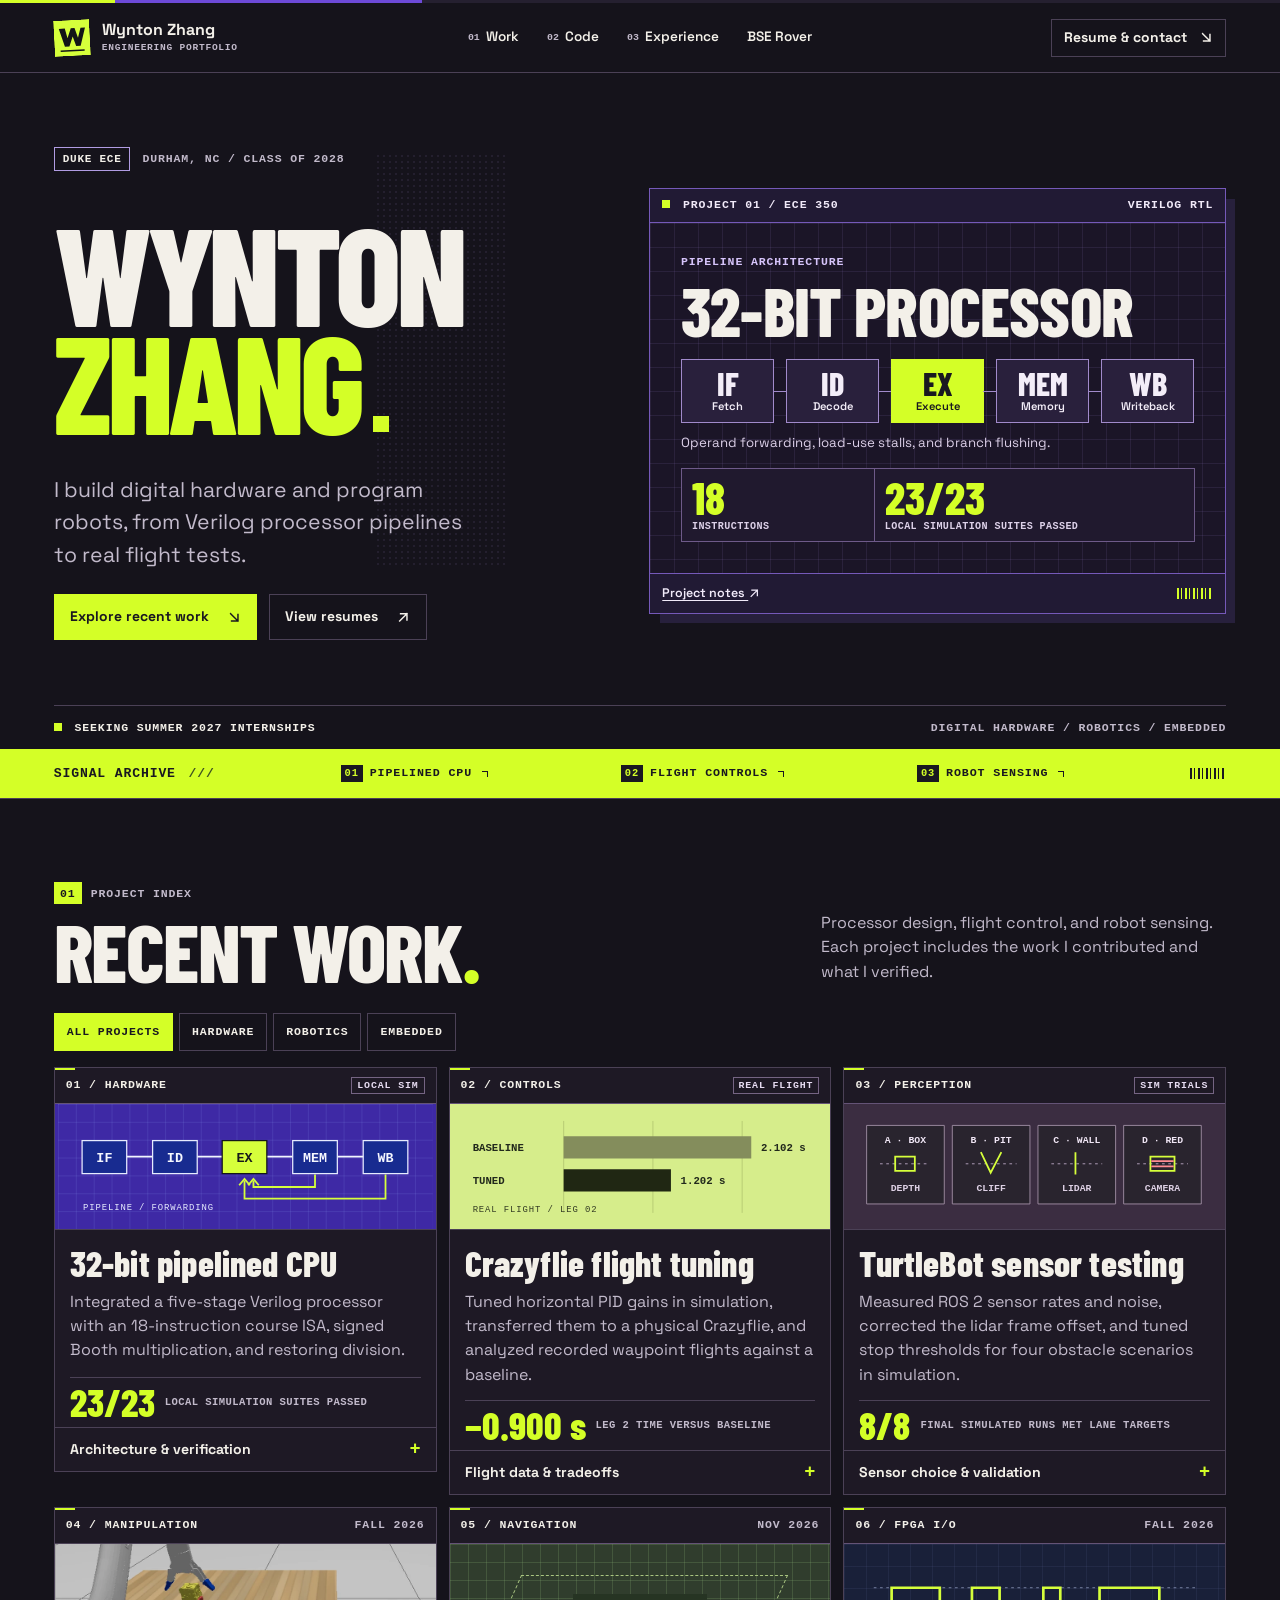
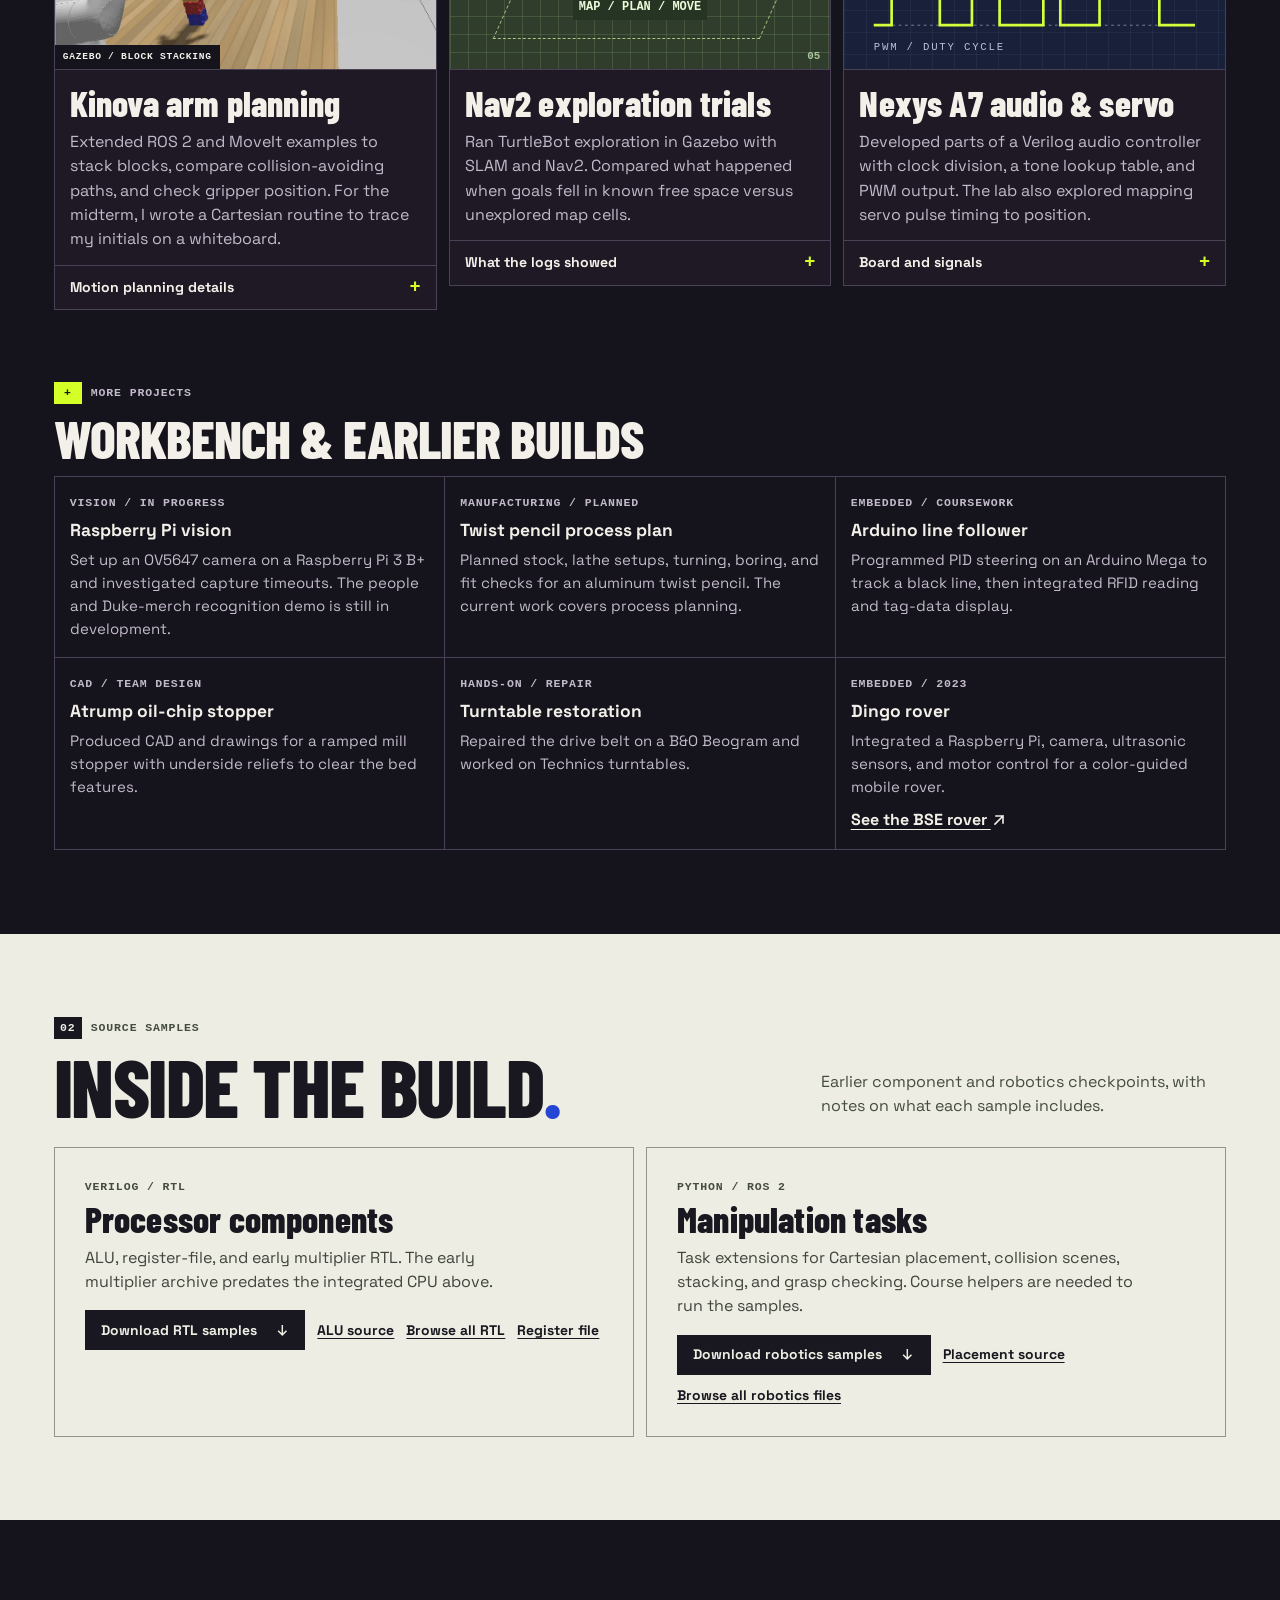
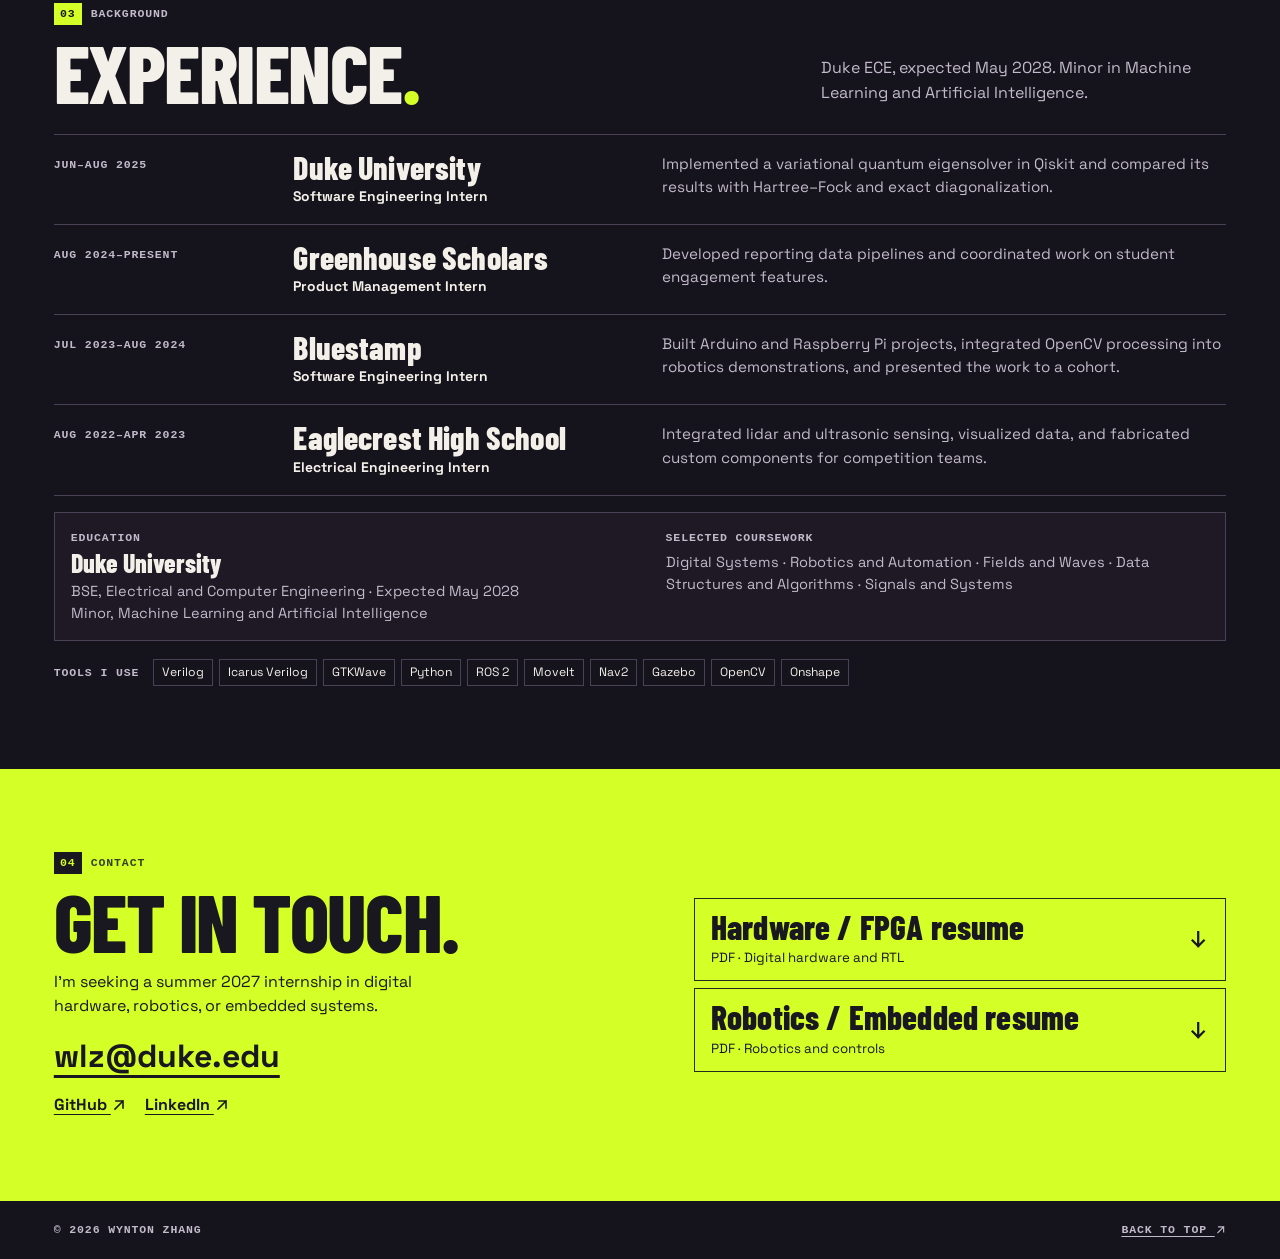
<file: index.html>
<!doctype html>
<html lang="en">
<head>
  <meta charset="utf-8">
  <meta name="viewport" content="width=device-width, initial-scale=1">
  <meta name="description" content="Wynton Zhang, Duke ECE. Selected work in Verilog processor design, robotics, and embedded systems.">
  <meta name="theme-color" content="#121417">
  <title>Wynton Zhang — Engineering Portfolio</title>
  <link rel="icon" href="assets/mark.svg" type="image/svg+xml">
  <link rel="preload" href="assets/fonts/barlow-condensed-800.woff2" as="font" type="font/woff2" crossorigin>
  <link rel="stylesheet" href="signal.css">
  <script src="signal.js" defer></script>
</head>
<body>
  <a class="skip" href="#main">Skip to content</a>
  <header class="site-head">
    <div class="wrap head-grid">
      <a class="identity" href="index.html" aria-label="Wynton Zhang, home">
        <img src="assets/mark.svg" width="36" height="36" alt="">
        <span>Wynton Zhang<small>Engineering portfolio</small></span>
      </a>
      <nav class="nav" aria-label="Main navigation">
        <a href="#projects"><span>01</span> Work</a>
        <a href="#code"><span>02</span> Code</a>
        <a href="#experience"><span>03</span> Experience</a>
        <a href="bse-rover.html">BSE Rover</a>
      </nav>
      <a class="button head-action" href="#contact">Resume &amp; contact <span class="icon" aria-hidden="true"><svg viewBox="0 0 16 16" width="16" height="16" fill="none"><path d="M4 4l8 8M5 12h7V5" stroke="currentColor" stroke-width="1.6" stroke-linecap="square"/></svg></span></a>
    </div>
  </header>

  <main id="main">
    <section class="hero wrap" aria-labelledby="intro-title">
      <div class="hero-copy">
        <div class="hero-meta"><span class="chip">Duke ECE</span><span class="mono">Durham, NC / Class of 2028</span></div>
        <h1 id="intro-title">WYNTON<br><span>ZHANG</span><i aria-hidden="true"></i></h1>
        <p>I build digital hardware and program robots, from Verilog processor pipelines to real flight tests.</p>
        <div class="actions">
          <a class="button primary" href="#projects">Explore recent work <span class="icon" aria-hidden="true"><svg viewBox="0 0 16 16" width="16" height="16" fill="none"><path d="M4 4l8 8M5 12h7V5" stroke="currentColor" stroke-width="1.6" stroke-linecap="square"/></svg></span></a>
          <a class="button outline" href="#contact">View resumes <span class="icon" aria-hidden="true"><svg viewBox="0 0 16 16" width="16" height="16" fill="none"><path d="M4 12 12 4M5 4h7v7" stroke="currentColor" stroke-width="1.6" stroke-linecap="square"/></svg></span></a>
        </div>
      </div>
      <figure class="hero-image processor-panel">
        <div class="figure-top mono"><span><i aria-hidden="true"></i> PROJECT 01 / ECE 350</span><span>VERILOG RTL</span></div>
        <div class="processor-body">
          <p class="mono processor-label">Pipeline architecture</p>
          <h2>32-bit processor</h2>
          <ol class="pipeline" aria-label="Processor stages, in order">
            <li aria-label="Fetch"><b aria-hidden="true">IF</b><span aria-hidden="true">Fetch</span></li>
            <li aria-label="Decode"><b aria-hidden="true">ID</b><span aria-hidden="true">Decode</span></li>
            <li aria-label="Execute"><b aria-hidden="true">EX</b><span aria-hidden="true">Execute</span></li>
            <li aria-label="Memory"><b aria-hidden="true">MEM</b><span aria-hidden="true">Memory</span></li>
            <li aria-label="Writeback"><b aria-hidden="true">WB</b><span aria-hidden="true">Writeback</span></li>
          </ol>
          <p class="processor-note">Operand forwarding, load-use stalls, and branch flushing.</p>
          <dl class="processor-stats">
            <div><dt>Instructions</dt><dd>18</dd></div>
            <div><dt>Local simulation suites passed</dt><dd>23/23</dd></div>
          </dl>
        </div>
        <figcaption><a href="#cpu">Project notes <span class="icon" aria-hidden="true"><svg viewBox="0 0 16 16" width="16" height="16" fill="none"><path d="M4 12 12 4M5 4h7v7" stroke="currentColor" stroke-width="1.6" stroke-linecap="square"/></svg></span></a><span class="index-mark" aria-hidden="true"></span></figcaption>
      </figure>
      <div class="hero-bottom mono"><span><i aria-hidden="true"></i> Seeking summer 2027 internships</span><span>Digital hardware / Robotics / Embedded</span></div>
    </section>

    <nav class="field-band quick-index" aria-label="Featured projects">
      <div class="wrap mono band-grid">
        <strong>Signal archive <span aria-hidden="true">///</span></strong>
        <a href="#cpu"><span>01</span> Pipelined CPU <span class="quick-corner" aria-hidden="true"></span></a>
        <a href="#flight"><span>02</span> Flight controls <span class="quick-corner" aria-hidden="true"></span></a>
        <a href="#sensing"><span>03</span> Robot sensing <span class="quick-corner" aria-hidden="true"></span></a>
        <b class="index-mark" aria-hidden="true"></b>
      </div>
    </nav>

    <section class="section wrap" id="projects" aria-labelledby="work-title">
      <div class="section-head">
        <div><p class="kicker"><span>01</span> PROJECT INDEX</p><h2 id="work-title">Recent work<span>.</span></h2></div>
        <p>Processor design, flight control, and robot sensing. Each project includes the work I contributed and what I verified.</p>
      </div>
      <div class="filters" role="group" aria-label="Filter recent projects" hidden>
        <button type="button" aria-pressed="true" data-filter="all">All projects</button>
        <button type="button" aria-pressed="false" data-filter="hardware">Hardware</button>
        <button type="button" aria-pressed="false" data-filter="robotics">Robotics</button>
        <button type="button" aria-pressed="false" data-filter="embedded">Embedded</button>
      </div>
      <p class="sr-only" id="filter-status" aria-live="polite"></p>

      <div class="project-grid">
        <article class="project" id="cpu" data-category="hardware">
          <div class="card-head mono"><span>01 / HARDWARE</span><span class="mode-tag">LOCAL SIM</span></div>
          <div class="project-visual logic-visual">
            <svg viewBox="0 0 420 140" role="img" aria-labelledby="pipe-title">
              <title id="pipe-title">Five processor stages: fetch, decode, execute, memory, and writeback. Execute receives forwarded values from the later stages.</title>
              <defs><pattern id="pipe-grid" width="20" height="20" patternUnits="userSpaceOnUse"><path d="M0 20V0H20" fill="none" stroke="#879cf6" stroke-opacity=".32"/></pattern></defs>
              <path d="M0 0h420v140H0z" fill="url(#pipe-grid)"/>
              <path d="M31 59H389" stroke="#f1f5ff" stroke-width="2"/>
              <path d="M367 79v27H209V86m79-7v14H219v-7" fill="none" stroke="#d6ff3b" stroke-width="2"/>
              <path d="m203 91 6-7 6 7m-2 0 6-7 6 7" stroke="#d6ff3b" fill="none" stroke-width="2"/>
              <g stroke="#e7ecff" stroke-width="1.4" fill="#182b90"><rect x="27" y="41" width="50" height="37"/><rect x="106" y="41" width="50" height="37"/><rect x="263" y="41" width="50" height="37"/><rect x="342" y="41" width="50" height="37"/></g>
              <rect x="184" y="41" width="50" height="37" fill="#d6ff3b" stroke="#14161a" stroke-width="1.4"/>
              <g fill="#f6f8ff" font-family="monospace" font-size="15" font-weight="bold" text-anchor="middle">
                <text x="52" y="65">IF</text><text x="131" y="65">ID</text><text x="209" y="65" fill="#16181b">EX</text><text x="288" y="65">MEM</text><text x="367" y="65">WB</text>
              </g>
              <text x="28" y="119" fill="#e6ecff" font-family="monospace" font-size="10" letter-spacing="1">PIPELINE / FORWARDING</text>
            </svg>
          </div>
          <div class="project-body">
            <h3>32-bit pipelined CPU</h3>
            <p>Integrated a five-stage Verilog processor with an 18-instruction course ISA, signed Booth multiplication, and restoring division.</p>
            <div class="stat"><strong>23/23</strong><span>local simulation suites passed</span></div>
            <details class="notes">
              <summary>Architecture &amp; verification</summary>
              <div>
                <p>Fetch, decode, execute, memory, and writeback connect the ALU, register file, instruction ROM, data RAM, and mult/div unit. I added operand forwarding, a one-cycle load-use interlock, a late store-data bypass, and branch/jump flushing.</p>
                <p>A sequential reference model checked register writes, stores, final register and memory state, and expected stalls. The 23 local suites include directed hazards and random programs. FPGA timing and official course checks are unverified.</p>
                <p>The RTL samples below are earlier component checkpoints. This case study describes the later integrated processor.</p>
              </div>
            </details>
          </div>
        </article>

        <article class="project" id="flight" data-category="robotics embedded">
          <div class="card-head mono"><span>02 / CONTROLS</span><span class="mode-tag">REAL FLIGHT</span></div>
          <div class="project-visual flight-visual">
            <svg viewBox="0 0 420 140" role="img" aria-labelledby="flight-title">
              <title id="flight-title">Measured leg 2 flight time: baseline 2.102 seconds; tuned controller 1.202 seconds. Both bars share a zero origin.</title>
              <path d="M124 19v103m100-103v103m100-103v103" stroke="#758044" stroke-opacity=".34"/>
              <g font-family="monospace" font-size="12" font-weight="bold" fill="#22291c"><text x="22" y="53">BASELINE</text><text x="22" y="90">TUNED</text></g>
              <path d="M124 36h210.2v25H124z" fill="#848d5c"/>
              <path d="M124 73h120.2v25H124z" fill="#202713"/>
              <g font-family="monospace" font-size="12" font-weight="bold" fill="#22291c"><text x="345" y="53">2.102 s</text><text x="255" y="90">1.202 s</text></g>
              <text x="22" y="121" fill="#333b23" font-family="monospace" font-size="10" letter-spacing="1">REAL FLIGHT / LEG 02</text>
            </svg>
          </div>
          <div class="project-body">
            <h3>Crazyflie flight tuning</h3>
            <p>Tuned horizontal PID gains in simulation, transferred them to a physical Crazyflie, and analyzed recorded waypoint flights against a baseline.</p>
            <div class="stat"><strong>−0.900 s</strong><span>leg 2 time versus baseline</span></div>
            <details class="notes">
              <summary>Flight data &amp; tradeoffs</summary>
              <div>
                <p>I split telemetry by waypoint, compared rise time, overshoot, and tracking error, and used a short moving average to compare filtered and raw position.</p>
                <p>Leg 2 took 1.202 s versus 2.102 s for the baseline. That is a single leg, not a course-wide speedup: the complete course took 19.599 s versus 19.300 s, within the lab’s stated baseline variation. Neither flight skipped a waypoint.</p>
              </div>
            </details>
          </div>
        </article>

        <article class="project" id="sensing" data-category="robotics embedded">
          <div class="card-head mono"><span>03 / PERCEPTION</span><span class="mode-tag">SIM TRIALS</span></div>
          <div class="project-visual sensor-visual">
            <svg viewBox="0 0 420 140" role="img" aria-labelledby="sensor-title">
              <title id="sensor-title">Final simulated stopping lanes: depth for a low box, cliff sensing for a pit, lidar for a wall, and the camera for a red floor zone.</title>
              <g font-family="monospace" font-size="11" font-weight="bold" text-anchor="middle">
                <path d="M22 24h87v88H22zM118 24h87v88h-87zM214 24h87v88h-87zM310 24h87v88h-87z" fill="#29242e" stroke="#a390a7"/>
                <path d="M37 67h56m40 0h57m39 0h57m39 0h57" stroke="#bba8c4" stroke-dasharray="3 4"/>
                <path d="M54 59h22v16H54zM150 54l11 23 12-23m83 0v25m84-20h27v16h-27z" fill="none" stroke="#d6ff3b" stroke-width="2"/>
                <path d="M341 64h25m-25 6h25" stroke="#ff8d93" stroke-width="2"/>
                <g fill="#f0e6f5"><text x="65.5" y="44">A · BOX</text><text x="161.5" y="44">B · PIT</text><text x="257.5" y="44">C · WALL</text><text x="353.5" y="44">D · RED</text></g>
                <g fill="#ded1e5"><text x="65.5" y="97">DEPTH</text><text x="161.5" y="97">CLIFF</text><text x="257.5" y="97">LIDAR</text><text x="353.5" y="97">CAMERA</text></g>
              </g>
            </svg>
          </div>
          <div class="project-body">
            <h3>TurtleBot sensor testing</h3>
            <p>Measured ROS 2 sensor rates and noise, corrected the lidar frame offset, and tuned stop thresholds for four obstacle scenarios in simulation.</p>
            <div class="stat"><strong>8/8</strong><span>final simulated runs met lane targets</span></div>
            <details class="notes">
              <summary>Sensor choice &amp; validation</summary>
              <div>
                <p>A lidar-only run missed the low box. The final configuration used depth for the box, cliff detection for the pit, lidar for the wall, and a color threshold for the red floor zone.</p>
                <p>I tested each lane at 0.20 and 0.30 m/s. Travel after the stop signal increased from 0.024–0.030 m to 0.052–0.063 m at the higher speed. The result applies to these simulated trials.</p>
              </div>
            </details>
          </div>
        </article>

        <article class="project project-compact" id="arm" data-category="robotics">
          <div class="card-head mono"><span>04 / MANIPULATION</span><span>FALL 2026</span></div>
          <figure class="project-photo"><img src="assets/kinova-case.webp" width="930" height="633" loading="lazy" alt="Kinova Gen3 Lite simulation with a gripper above a three-block tower."><figcaption class="mono">GAZEBO / BLOCK STACKING</figcaption></figure>
          <div class="project-body">
            <h3>Kinova arm planning</h3>
            <p>Extended ROS 2 and MoveIt examples to stack blocks, compare collision-avoiding paths, and check gripper position. For the midterm, I wrote a Cartesian routine to trace my initials on a whiteboard.</p>
            <details class="notes">
              <summary>Motion planning details</summary>
              <div><p>The drawing routine models marker-tip offset, plans strokes and pen lifts, and rejects incomplete Cartesian paths. The stacking routine places blocks by layer and retreats when the grasp check fails.</p><p><a href="assets/arm-detour.png">View the RViz detour comparison <span class="icon" aria-hidden="true"><svg viewBox="0 0 16 16" width="16" height="16" fill="none"><path d="M4 12 12 4M5 4h7v7" stroke="currentColor" stroke-width="1.6" stroke-linecap="square"/></svg></span></a></p></div>
            </details>
          </div>
        </article>

        <article class="project project-compact" id="navigation" data-category="robotics">
          <div class="card-head mono"><span>05 / NAVIGATION</span><span>NOV 2026</span></div>
          <div class="project-visual nav-visual" aria-hidden="true"><span>MAP / PLAN / MOVE</span><i></i><b>05</b></div>
          <div class="project-body">
            <h3>Nav2 exploration trials</h3>
            <p>Ran TurtleBot exploration in Gazebo with SLAM and Nav2. Compared what happened when goals fell in known free space versus unexplored map cells.</p>
            <details class="notes">
              <summary>What the logs showed</summary>
              <div><p>One unchecked goal in an unknown cell timed out, while a later goal in free space succeeded. I used the logs to examine goal selection and navigation failure, using the course’s navigation stack.</p></div>
            </details>
          </div>
        </article>

        <article class="project project-compact" id="audio" data-category="hardware embedded">
          <div class="card-head mono"><span>06 / FPGA I/O</span><span>FALL 2026</span></div>
          <div class="project-visual audio-visual" aria-hidden="true">
            <svg viewBox="0 0 420 140"><path d="M30 91H390M30 49H390" fill="none" stroke="#7f8bac" stroke-dasharray="3 4"/><path d="M30 91h20V49h54v42h36V49h31v42h49V49h19v42h44V49h67v42h40" fill="none" stroke="#d6ff3b" stroke-width="3"/><text x="30" y="119" fill="#b8c0d8" font-family="monospace" font-size="12" letter-spacing="2">PWM / DUTY CYCLE</text></svg>
          </div>
          <div class="project-body">
            <h3>Nexys A7 audio &amp; servo</h3>
            <p>Developed parts of a Verilog audio controller with clock division, a tone lookup table, and PWM output. The lab also explored mapping servo pulse timing to position.</p>
            <details class="notes">
              <summary>Board and signals</summary>
              <div><p>The design starts from a 100 MHz board clock. Lab tasks included a 1 MHz clock division stage, selecting among 16 tones, and interpreting servo pulse width separately from audio duty cycle.</p></div>
            </details>
          </div>
        </article>
      </div>

      <div class="archive">
        <div class="archive-head"><p class="kicker"><span>+</span> MORE PROJECTS</p><h3>Workbench &amp; earlier builds</h3></div>
        <div class="archive-grid">
          <article><p class="mono label">VISION / IN PROGRESS</p><h4>Raspberry Pi vision</h4><p>Set up an OV5647 camera on a Raspberry Pi 3 B+ and investigated capture timeouts. The people and Duke-merch recognition demo is still in development.</p></article>
          <article><p class="mono label">MANUFACTURING / PLANNED</p><h4>Twist pencil process plan</h4><p>Planned stock, lathe setups, turning, boring, and fit checks for an aluminum twist pencil. The current work covers process planning.</p></article>
          <article><p class="mono label">EMBEDDED / COURSEWORK</p><h4>Arduino line follower</h4><p>Programmed PID steering on an Arduino Mega to track a black line, then integrated RFID reading and tag-data display.</p></article>
          <article><p class="mono label">CAD / TEAM DESIGN</p><h4>Atrump oil-chip stopper</h4><p>Produced CAD and drawings for a ramped mill stopper with underside reliefs to clear the bed features.</p></article>
          <article><p class="mono label">HANDS-ON / REPAIR</p><h4>Turntable restoration</h4><p>Repaired the drive belt on a B&amp;O Beogram and worked on Technics turntables.</p></article>
          <article><p class="mono label">EMBEDDED / 2023</p><h4>Dingo rover</h4><p>Integrated a Raspberry Pi, camera, ultrasonic sensors, and motor control for a color-guided mobile rover.</p><a href="bse-rover.html">See the BSE rover <span class="icon" aria-hidden="true"><svg viewBox="0 0 16 16" width="16" height="16" fill="none"><path d="M4 12 12 4M5 4h7v7" stroke="currentColor" stroke-width="1.6" stroke-linecap="square"/></svg></span></a></article>
        </div>
      </div>
    </section>

    <section class="section light" id="code" aria-labelledby="code-title">
      <div class="wrap">
        <div class="section-head">
          <div><p class="kicker"><span>02</span> SOURCE SAMPLES</p><h2 id="code-title">Inside the build<span>.</span></h2></div>
          <p>Earlier component and robotics checkpoints, with notes on what each sample includes.</p>
        </div>
        <div class="split-grid">
          <article class="file-panel">
            <p class="mono label">VERILOG / RTL</p><h3>Processor components</h3>
            <p>ALU, register-file, and early multiplier RTL. The early multiplier archive predates the integrated CPU above.</p>
            <div class="actions"><a class="button dark" href="assets/code/digital-hardware-samples.zip" download>Download RTL samples <span class="icon" aria-hidden="true"><svg viewBox="0 0 16 16" width="16" height="16" fill="none"><path d="M8 3v10m-4-4 4 4 4-4" stroke="currentColor" stroke-width="1.6" stroke-linecap="square"/></svg></span></a><a class="text-link" href="assets/code/alu.txt">ALU source</a><a class="text-link" href="code/digital-hardware/">Browse all RTL</a><a class="text-link" href="assets/code/regfile.txt">Register file</a></div>
          </article>
          <article class="file-panel">
            <p class="mono label">PYTHON / ROS 2</p><h3>Manipulation tasks</h3>
            <p>Task extensions for Cartesian placement, collision scenes, stacking, and grasp checking. Course helpers are needed to run the samples.</p>
            <div class="actions"><a class="button dark" href="assets/code/robotics-task-samples.zip" download>Download robotics samples <span class="icon" aria-hidden="true"><svg viewBox="0 0 16 16" width="16" height="16" fill="none"><path d="M8 3v10m-4-4 4 4 4-4" stroke="currentColor" stroke-width="1.6" stroke-linecap="square"/></svg></span></a><a class="text-link" href="assets/code/robotics-placement.txt">Placement source</a><a class="text-link" href="code/robotics/">Browse all robotics files</a></div>
          </article>
        </div>
      </div>
    </section>

    <section class="section wrap" id="experience" aria-labelledby="experience-title">
      <div class="section-head">
        <div><p class="kicker"><span>03</span> BACKGROUND</p><h2 id="experience-title">Experience<span>.</span></h2></div>
        <p>Duke ECE, expected May 2028. Minor in Machine Learning and Artificial Intelligence.</p>
      </div>
      <div class="experience-list">
        <article><p class="mono label">JUN–AUG 2025</p><div><h3>Duke University</h3><p class="role">Software Engineering Intern</p></div><p>Implemented a variational quantum eigensolver in Qiskit and compared its results with Hartree–Fock and exact diagonalization.</p></article>
        <article><p class="mono label">AUG 2024–PRESENT</p><div><h3>Greenhouse Scholars</h3><p class="role">Product Management Intern</p></div><p>Developed reporting data pipelines and coordinated work on student engagement features.</p></article>
        <article><p class="mono label">JUL 2023–AUG 2024</p><div><h3>Bluestamp</h3><p class="role">Software Engineering Intern</p></div><p>Built Arduino and Raspberry Pi projects, integrated OpenCV processing into robotics demonstrations, and presented the work to a cohort.</p></article>
        <article><p class="mono label">AUG 2022–APR 2023</p><div><h3>Eaglecrest High School</h3><p class="role">Electrical Engineering Intern</p></div><p>Integrated lidar and ultrasonic sensing, visualized data, and fabricated custom components for competition teams.</p></article>
      </div>
      <div class="education" id="about"><div><p class="mono label">EDUCATION</p><h3>Duke University</h3><p>BSE, Electrical and Computer Engineering · Expected May 2028<br>Minor, Machine Learning and Artificial Intelligence</p></div><div><p class="mono label">SELECTED COURSEWORK</p><p>Digital Systems · Robotics and Automation · Fields and Waves · Data Structures and Algorithms · Signals and Systems</p></div></div>
      <div class="tool-strip"><p class="mono label">TOOLS I USE</p><span>Verilog</span><span>Icarus Verilog</span><span>GTKWave</span><span>Python</span><span>ROS 2</span><span>MoveIt</span><span>Nav2</span><span>Gazebo</span><span>OpenCV</span><span>Onshape</span></div>
    </section>

    <section class="section contact" id="contact" aria-labelledby="contact-title">
      <div class="wrap contact-grid">
        <div><p class="kicker"><span>04</span> CONTACT</p><h2 id="contact-title">Get in touch.</h2><p>I’m seeking a summer 2027 internship in digital hardware, robotics, or embedded systems.</p>
          <a class="email" href="mailto:wlz@duke.edu">wlz@duke.edu</a>
          <div class="actions"><a href="https://github.com/Zeinork">GitHub <span class="icon" aria-hidden="true"><svg viewBox="0 0 16 16" width="16" height="16" fill="none"><path d="M4 12 12 4M5 4h7v7" stroke="currentColor" stroke-width="1.6" stroke-linecap="square"/></svg></span></a><a href="https://www.linkedin.com/in/wynton-zhang">LinkedIn <span class="icon" aria-hidden="true"><svg viewBox="0 0 16 16" width="16" height="16" fill="none"><path d="M4 12 12 4M5 4h7v7" stroke="currentColor" stroke-width="1.6" stroke-linecap="square"/></svg></span></a></div>
        </div>
        <div class="resume-links">
          <a href="assets/Wynton_Zhang_Hardware_FPGA_Resume.pdf" download><span><strong>Hardware / FPGA resume</strong><small>PDF · Digital hardware and RTL</small></span><b class="icon" aria-hidden="true"><svg viewBox="0 0 16 16" width="16" height="16" fill="none"><path d="M8 3v10m-4-4 4 4 4-4" stroke="currentColor" stroke-width="1.6" stroke-linecap="square"/></svg></b></a>
          <a href="assets/Wynton_Zhang_Robotics_Embedded_Resume.pdf" download><span><strong>Robotics / Embedded resume</strong><small>PDF · Robotics and controls</small></span><b class="icon" aria-hidden="true"><svg viewBox="0 0 16 16" width="16" height="16" fill="none"><path d="M8 3v10m-4-4 4 4 4-4" stroke="currentColor" stroke-width="1.6" stroke-linecap="square"/></svg></b></a>
        </div>
      </div>
    </section>
  </main>
  <footer class="foot"><div class="wrap mono"><span>© 2026 Wynton Zhang</span><a href="#main">Back to top <span class="icon" aria-hidden="true"><svg viewBox="0 0 16 16" width="16" height="16" fill="none"><path d="M4 12 12 4M5 4h7v7" stroke="currentColor" stroke-width="1.6" stroke-linecap="square"/></svg></span></a></div></footer>
</body>
</html>
</file>
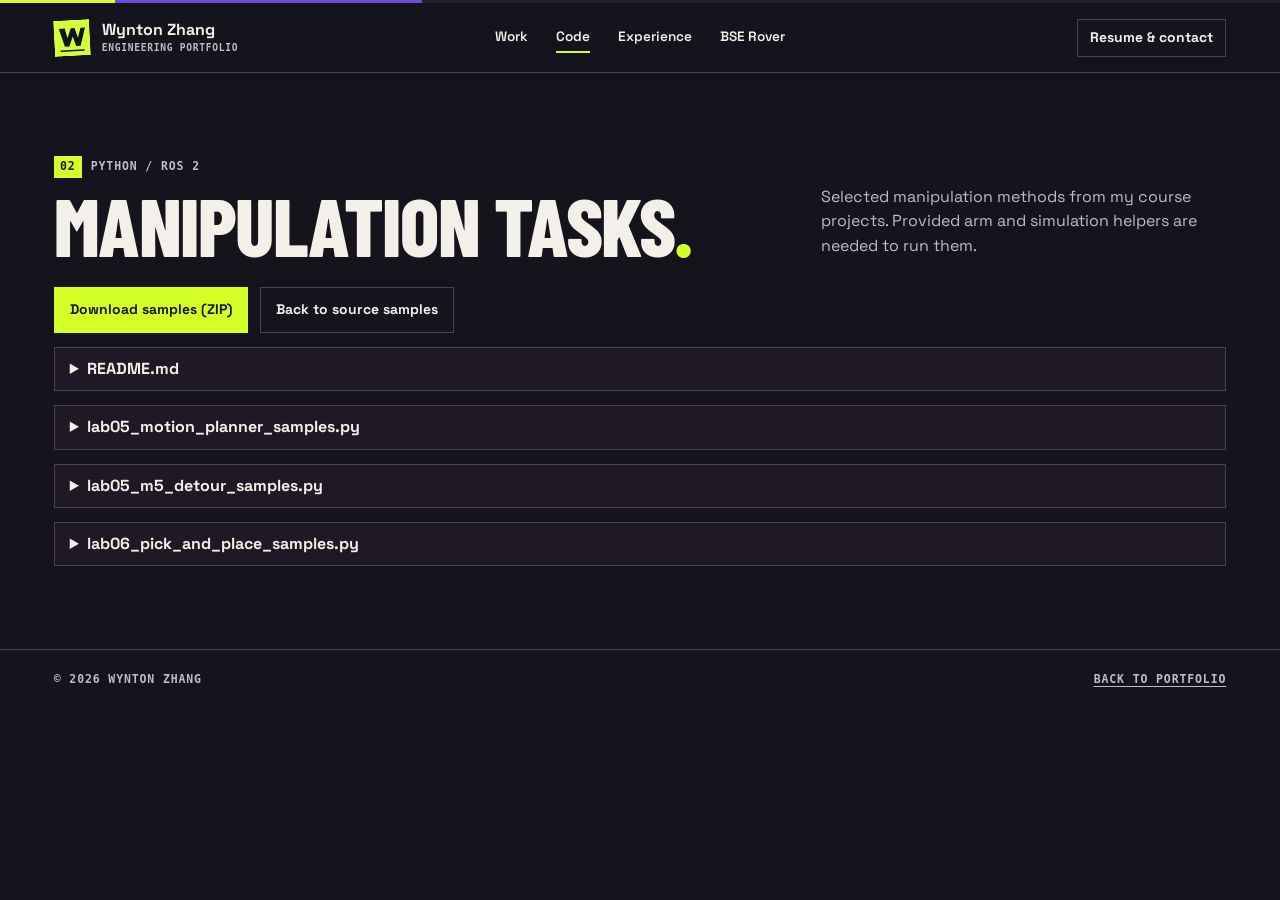
<file: code/robotics/index.html>
<!doctype html>
<html lang="en"><head><meta charset="utf-8"><meta name="viewport" content="width=device-width, initial-scale=1"><meta name="description" content="Selected source files from Wynton Zhang's engineering portfolio."><title>Manipulation tasks — Wynton Zhang</title><link rel="icon" href="../../assets/mark.svg" type="image/svg+xml"><link rel="stylesheet" href="../../signal.css"></head><body><a class="skip" href="#main">Skip to content</a><header class="site-head"><div class="wrap head-grid"><a class="identity" href="../../index.html" aria-label="Wynton Zhang, home"><img src="../../assets/mark.svg" width="36" height="36" alt=""><span>Wynton Zhang<small>Engineering portfolio</small></span></a><nav class="nav" aria-label="Main navigation"><a href="../../index.html#projects">Work</a><a href="../../index.html#code" aria-current="page">Code</a><a href="../../index.html#experience">Experience</a><a href="../../bse-rover.html">BSE Rover</a></nav><a class="button head-action" href="../../index.html#contact">Resume &amp; contact</a></div></header><main id="main" class="wrap section"><div class="section-head"><div><p class="kicker"><span>02</span> PYTHON / ROS 2</p><h2>Manipulation tasks<span>.</span></h2></div><p>Selected manipulation methods from my course projects. Provided arm and simulation helpers are needed to run them.</p></div><div class="actions"><a class="button primary" href="../../assets/code/robotics-task-samples.zip" download>Download samples (ZIP)</a><a class="button outline" href="../../index.html#code">Back to source samples</a></div><details class="source-box"><summary>README.md</summary><pre tabindex="0"><code># Wynton Zhang — ROS 2 manipulation code samples

Selected task-method excerpts from completed course-scaffold extensions for simulated Kinova Gen3 Lite manipulation.

- lab05_motion_planner_samples.py: Cartesian segments, collision-scene changes, gripper-position checks.
- lab05_m5_detour_samples.py: baseline/detour experiment using recorded trajectory points and forward kinematics.
- lab06_pick_and_place_samples.py: placement, stacking, grasp checking, and stop-on-miss recovery.

These files are for source inspection. They require their original class context, constants, imports, ROS 2, pymoveit2, and course-provided arm/simulation helpers. They are not standalone runnable scripts. Original scaffolds and instructor helper implementations are intentionally excluded.

The grasp threshold is an implementation choice in the uploaded version; this package does not establish repeated recovery performance or threshold calibration. The project runs in simulation; no physical robot result is claimed.
</code></pre></details><details class="source-box"><summary>lab05_motion_planner_samples.py</summary><pre tabindex="0"><code># Task-method excerpts from motion_planner.py
# Requires the original class context and ROS 2 / MoveIt helper APIs.
# Not a standalone executable. Supplied framework code is omitted.

class TaskMethodSamples:
    def run_milestone_2(self) -&gt; None:
        self.get_logger().info(&quot;Milestone 2: Cartesian motion&quot;)

        current_pose = self.moveit2.compute_fk()
        if current_pose is None:
            self.get_logger().error(&quot;Could not read the current pose.&quot;)
            return

        # First move 20 cm upward.
        target_1 = copy.deepcopy(current_pose.pose)
        target_1.position.z += 0.20

        # Then move 10 cm sideways from the first target.
        target_2 = copy.deepcopy(target_1)
        target_2.position.y += 0.10

        self.pen.down()

        try:
            for segment, target in enumerate([target_1, target_2], start=1):
                trajectory = self.moveit2.plan(
                    pose=target,
                    cartesian=True,
                    max_step=0.005,
                    cartesian_fraction_threshold=0.9,
                )

                if trajectory is None:
                    self.get_logger().error(
                        f&quot;Segment {segment} planning failed; stopping.&quot;
                    )
                    return

                self.moveit2.execute(trajectory)

                if not self.moveit2.wait_until_executed():
                    self.get_logger().error(
                        f&quot;Segment {segment} execution failed; stopping.&quot;
                    )
                    return

                self.get_logger().info(f&quot;Segment {segment} completed.&quot;)

        finally:
            self.pen.up()
    def run_milestone_3(self) -&gt; None:
        self.get_logger().info(&quot;Milestone 3: the planning scene&quot;)

        if self.retract_joints is None:
            self.get_logger().error(
                &quot;Retract pose is not set. Run motion_planner 1 3.&quot;
            )
            return

        self.pen.up()
        self.moveit2.remove_collision_object(&quot;blocker&quot;)
        time.sleep(1.0)

        self.get_logger().info(&quot;Moving to Home.&quot;)
        if not self.move_to_joints(HOME):
            self.get_logger().error(&quot;Could not reach Home; stopping.&quot;)
            return

        retract_pose = self.moveit2.compute_fk(
            joint_state=self.retract_joints
        )

        if retract_pose is None:
            self.get_logger().error(&quot;Could not calculate the retract pose.&quot;)
            return

        position = retract_pose.pose.position

        self.moveit2.add_collision_box(
            id=&quot;blocker&quot;,
            size=(0.10, 0.10, 0.10),
            position=(position.x, position.y, position.z),
            quat_xyzw=(0.0, 0.0, 0.0, 1.0),
            frame_id=&quot;base_link&quot;,
        )

        try:
            time.sleep(1.0)

            self.get_logger().info(
                &quot;Box added at Retract. Capture the screenshot &quot;
                &quot;while the following planning attempts fail.&quot;
            )

            blocked_result = self.move_to_joints(self.retract_joints)

            if not blocked_result:
                self.get_logger().info(
                    &quot;With blocker: motion failed as expected. &quot;
                    &quot;Check the MoveIt terminal for the planning reason.&quot;
                )
            else:
                self.get_logger().error(
                    &quot;With blocker: motion unexpectedly succeeded. &quot;
                    &quot;Check the box placement and size.&quot;
                )

            self.get_logger().info(
                &quot;Keeping the box visible for 10 seconds.&quot;
            )
            time.sleep(10.0)

        finally:
            self.moveit2.remove_collision_object(&quot;blocker&quot;)
            time.sleep(1.0)

        self.get_logger().info(&quot;Box removed. Trying Retract again.&quot;)
        clear_result = self.move_to_joints(self.retract_joints)

        if clear_result:
            self.get_logger().info(
                &quot;Without blocker: motion to Retract succeeded.&quot;
            )
        else:
            self.get_logger().error(
                &quot;Without blocker: motion still failed; check MoveIt.&quot;
            )
    def run_milestone_4(self) -&gt; None:
        self.get_logger().info(&quot;Milestone 4: gripper control&quot;)

        for label, command, target in [
            (&quot;Open&quot;, self.gripper.open, 0.0),
            (&quot;Close&quot;, self.gripper.close, 0.8),
        ]:
            self.get_logger().info(
                f&quot;{label}: commanding finger position {target:.2f}&quot;
            )

            command()
            self.gripper.wait_until_executed()
            time.sleep(0.5)

            measured = self.joint_position(GRIPPER_JOINT)

            if measured is None:
                self.get_logger().error(
                    f&quot;{label}: FAIL — no measured finger position available.&quot;
                )
                continue

            error = abs(measured - target)
            passed = error &lt;= 0.05

            message = (
                f&quot;{label}: commanded={target:.3f}, &quot;
                f&quot;measured={measured:.3f}, &quot;
                f&quot;error={error:.3f}, &quot;
                f&quot;within 0.05: {&#x27;PASS&#x27; if passed else &#x27;FAIL&#x27;}&quot;
            )

            if passed:
                self.get_logger().info(message)
            else:
                self.get_logger().error(message)
</code></pre></details><details class="source-box"><summary>lab05_m5_detour_samples.py</summary><pre tabindex="0"><code># Task-method excerpts from m5_detour.py
# Requires the original class context and ROS 2 / MoveIt helper APIs.
# Not a standalone executable. Supplied framework code is omitted.

class TaskMethodSamples:
    def run(self) -&gt; None:
        start = HOME
        goal = [0.90, 0.55, 2.10, -1.10, -0.90, -0.60]

        box_size = (0.08, 0.08, 0.08)
        path_fraction = 0.50

        self.pen.up()
        self.moveit2.remove_collision_object(&quot;detour_box&quot;)
        self.moveit2.remove_collision_object(&quot;blocker&quot;)
        time.sleep(1.0)
        self.pen.clear()

        try:
            self.get_logger().info(&quot;Moving to the starting configuration.&quot;)
            if not self.move_to_joints(start):
                return

            # First motion: no obstacle, blue trail.
            self.pen.set_color(0.1, 0.3, 0.9)
            self.pen.down()

            started = time.time()
            baseline_ok = self.move_to_joints(goal)
            baseline_duration = time.time() - started
            baseline_attempts = self.last_attempts
            baseline_trajectory = self.last_trajectory

            self.pen.up()

            self.get_logger().info(
                f&quot;NO OBSTACLE: success={baseline_ok}, &quot;
                f&quot;planning_attempts={baseline_attempts}, &quot;
                f&quot;duration={baseline_duration:.2f} s&quot;
            )

            if not baseline_ok:
                self.get_logger().error(
                    &quot;The baseline failed. Fix it before adding an obstacle.&quot;
                )
                return

            # Locate an interior point of the trajectory just executed.
            points = baseline_trajectory.points
            if len(points) &lt; 3:
                self.get_logger().error(
                    &quot;Too few trajectory points to choose an interior point.&quot;
                )
                return

            index = int((len(points) - 1) * path_fraction)
            index = max(1, min(index, len(points) - 2))

            positions_by_name = dict(zip(
                baseline_trajectory.joint_names,
                points[index].positions,
            ))
            middle_joints = [
                positions_by_name[name] for name in ARM_JOINTS
            ]

            middle_pose = self.moveit2.compute_fk(
                joint_state=middle_joints
            )

            if middle_pose is None:
                self.get_logger().error(
                    &quot;Could not calculate the obstacle position.&quot;
                )
                return

            p = middle_pose.pose.position
            box_position = (p.x, p.y, p.z)

            # Return before adding the box. Do not draw the return trip.
            self.get_logger().info(&quot;Returning to the same start, pen up.&quot;)
            if not self.move_to_joints(start):
                return

            self.moveit2.add_collision_box(
                id=&quot;detour_box&quot;,
                size=box_size,
                position=box_position,
                quat_xyzw=(0.0, 0.0, 0.0, 1.0),
                frame_id=&quot;base_link&quot;,
            )
            time.sleep(1.0)

            self.get_logger().info(
                f&quot;Box center: x={p.x:.3f}, y={p.y:.3f}, z={p.z:.3f}; &quot;
                f&quot;size={box_size} m&quot;
            )

            # Second motion: same start and goal, red trail.
            self.pen.set_color(0.9, 0.1, 0.1)
            self.pen.down()

            started = time.time()
            detour_ok = self.move_to_joints(goal)
            detour_duration = time.time() - started
            detour_attempts = self.last_attempts

            self.pen.up()

            self.get_logger().info(
                f&quot;WITH OBSTACLE: success={detour_ok}, &quot;
                f&quot;planning_attempts={detour_attempts}, &quot;
                f&quot;duration={detour_duration:.2f} s&quot;
            )

            if detour_ok:
                self.get_logger().info(
                    &quot;Both motions succeeded. Check that the red trail &quot;
                    &quot;visibly avoids the box and differs from the blue trail.&quot;
                )
            else:
                self.get_logger().warn(
                    &quot;Detour failed. Check whether the box blocks the start, &quot;
                    &quot;goal, or all routes; reduce or reposition it.&quot;
                )

            self.get_logger().info(
                &quot;SCREENSHOT NOW: keeping the box visible for 30 seconds.&quot;
            )
            time.sleep(30.0)

        finally:
            self.pen.up()
            self.moveit2.remove_collision_object(&quot;detour_box&quot;)
            time.sleep(1.0)
            self.get_logger().info(&quot;Detour box removed.&quot;)
</code></pre></details><details class="source-box"><summary>lab06_pick_and_place_samples.py</summary><pre tabindex="0"><code># Task-method excerpts from pick_and_place.py
# Requires the original class context and ROS 2 / MoveIt helper APIs.
# Not a standalone executable. Supplied framework code is omitted.

class TaskMethodSamples:
    def place(self, block_id: str, x: float, y: float, layer: int) -&gt; bool:
        &quot;&quot;&quot;Place the held block on top of `layer` blocks.&quot;&quot;&quot;
        release_z = GRASP_HEIGHT + layer * BLOCK_SIZE + PLACE_CLEARANCE

        # 1. Carry the block above the destination.
        if not self.move_to_pose(x, y, APPROACH_HEIGHT):
            return False

        # 2. Lower it slowly in a straight line.
        if not self.move_to_pose(
            x, y, release_z,
            cartesian=True,
            speed=PLACE_SPEED,
        ):
            return False

        # 3. Release the block before detaching it in MoveIt.
        self.open_gripper()
        self.moveit2.detach_collision_object(block_id)
        time.sleep(0.5)

        # 4. Lift the empty gripper straight up.
        if not self.move_to_pose(
            x, y, APPROACH_HEIGHT,
            cartesian=True,
        ):
            return False

        return True
    def run_milestone_2(self) -&gt; None:
        &quot;&quot;&quot;Pick block_1 and place it on top of block_2.&quot;&quot;&quot;
        log = self.get_logger()
        log.info(&quot;Milestone 2: two-block stack&quot;)

        if not self.start():
            return

        reset_blocks(self, self.moveit2)

        # Pick the red block from its starting position.
        x, y = BLOCKS[&quot;block_1&quot;][1]
        if self.pick(&quot;block_1&quot;, x, y) is None:
            log.error(&quot;Milestone 2: the pick did not finish.&quot;)
            return

        # Place it above the blue block: one block below it.
        tower_x, tower_y = TOWER_XY
        if not self.place(&quot;block_1&quot;, tower_x, tower_y, layer=1):
            log.error(&quot;Milestone 2: the place did not finish.&quot;)
            return

        self.move_to_joints(WORK)
        log.info(&quot;Milestone 2 done.&quot;)
    def run_milestone_3(self) -&gt; None:
        &quot;&quot;&quot;Stack block_1 and then block_3 on block_2.&quot;&quot;&quot;
        log = self.get_logger()
        log.info(&quot;Milestone 3: three-block tower&quot;)

        if not self.start():
            return

        reset_blocks(self, self.moveit2)

        order = (&quot;block_1&quot;, &quot;block_3&quot;)
        tower_x, tower_y = TOWER_XY
        placed = 0

        for layer, block_id in enumerate(order, start=1):
            x, y = BLOCKS[block_id][1]

            log.info(
                f&quot;Picking {block_id} at ({x:.3f}, {y:.3f}); &quot;
                f&quot;placing on layer {layer}.&quot;
            )

            if self.pick(block_id, x, y) is None:
                log.error(
                    f&quot;Pick failed for {block_id}. &quot;
                    f&quot;{placed} of {len(order)} blocks were placed.&quot;
                )
                return

            if not self.place(block_id, tower_x, tower_y, layer):
                log.error(
                    f&quot;Place failed for {block_id}. &quot;
                    f&quot;{placed} of {len(order)} blocks were placed.&quot;
                )
                return

            placed += 1

        log.info(f&quot;{placed} of {len(order)} blocks were placed.&quot;)
        self.move_to_joints(WORK)
        log.info(&quot;Milestone 3 done.&quot;)
    def pick_checked(self, block_id: str, x: float, y: float) -&gt; float | None:
        &quot;&quot;&quot;Check the grasp before attaching; retreat and stop on a miss.&quot;&quot;&quot;
        log = self.get_logger()
        threshold = 0.64

        # Approach above the block.
        if not self.move_to_pose(x, y, APPROACH_HEIGHT):
            log.error(f&quot;{block_id}: approach failed.&quot;)
            return None

        self.open_gripper()

        # Descend straight down.
        if not self.move_to_pose(x, y, GRASP_HEIGHT, cartesian=True):
            log.error(f&quot;{block_id}: descent failed.&quot;)
            return None

        reading = self.close_gripper()

        if reading is None:
            log.error(
                f&quot;{block_id}: no finger reading. &quot;
                &quot;Stopping without attaching.&quot;
            )
            return None

        # Decide BEFORE attaching or planning the lift.
        holding_block = 0.0 &lt;= reading &lt; threshold

        if not holding_block:
            log.warning(
                f&quot;{block_id}: grasp rejected, reading={reading:.3f}, &quot;
                f&quot;threshold={threshold:.3f}. No block attached.&quot;
            )

            # Recovery: open, retreat straight up, and stop at WORK.
            self.open_gripper()

            if not self.move_to_pose(
                x, y, APPROACH_HEIGHT, cartesian=True
            ):
                log.error(&quot;Recovery retreat failed; stopping.&quot;)
                return None

            if not self.move_to_joints(WORK):
                log.error(&quot;Recovery move to WORK failed; stopping.&quot;)
                return None

            log.info(&quot;Recovery complete: stopped at WORK.&quot;)
            return None

        log.info(
            f&quot;{block_id}: grasp accepted, reading={reading:.3f}, &quot;
            f&quot;threshold={threshold:.3f}. Attaching block.&quot;
        )

        self.moveit2.attach_collision_object(
            block_id, &quot;end_effector_link&quot;, TOUCH_LINKS
        )
        time.sleep(0.5)

        # Lift only after a successful grasp check.
        if not self.move_to_pose(
            x, y, APPROACH_HEIGHT, cartesian=True
        ):
            log.error(f&quot;{block_id}: lift failed.&quot;)
            return None

        return reading
    def run_milestone_4(self) -&gt; None:
        &quot;&quot;&quot;Build the tower with grasp checking and stop-on-miss recovery.&quot;&quot;&quot;
        log = self.get_logger()
        log.info(&quot;Milestone 4: threshold=0.64; recovery=stop at WORK&quot;)

        if not self.start():
            return

        # Do NOT reset here: preserve the deliberately nudged block.
        order = (&quot;block_1&quot;, &quot;block_3&quot;)
        tower_x, tower_y = TOWER_XY
        placed = 0

        for layer, block_id in enumerate(order, start=1):
            x, y = BLOCKS[block_id][1]

            log.info(
                f&quot;Picking {block_id} at ({x:.3f}, {y:.3f}); &quot;
                f&quot;target layer={layer}.&quot;
            )

            if self.pick_checked(block_id, x, y) is None:
                log.error(
                    f&quot;Milestone 4 stopped during pick of {block_id}. &quot;
                    f&quot;{placed} of {len(order)} blocks were placed.&quot;
                )
                return

            if not self.place(block_id, tower_x, tower_y, layer):
                log.error(
                    f&quot;Place failed for {block_id}. &quot;
                    f&quot;{placed} of {len(order)} blocks were placed.&quot;
                )
                return

            placed += 1
            log.info(f&quot;{placed} of {len(order)} blocks were placed.&quot;)

        if not self.move_to_joints(WORK):
            log.error(&quot;Return to WORK failed.&quot;)
            return

        log.info(&quot;Milestone 4 done.&quot;)
</code></pre></details></main><footer class="foot rover-foot"><div class="wrap mono"><span>© 2026 Wynton Zhang</span><a href="../../index.html">Back to portfolio</a></div></footer></body></html>
</file>
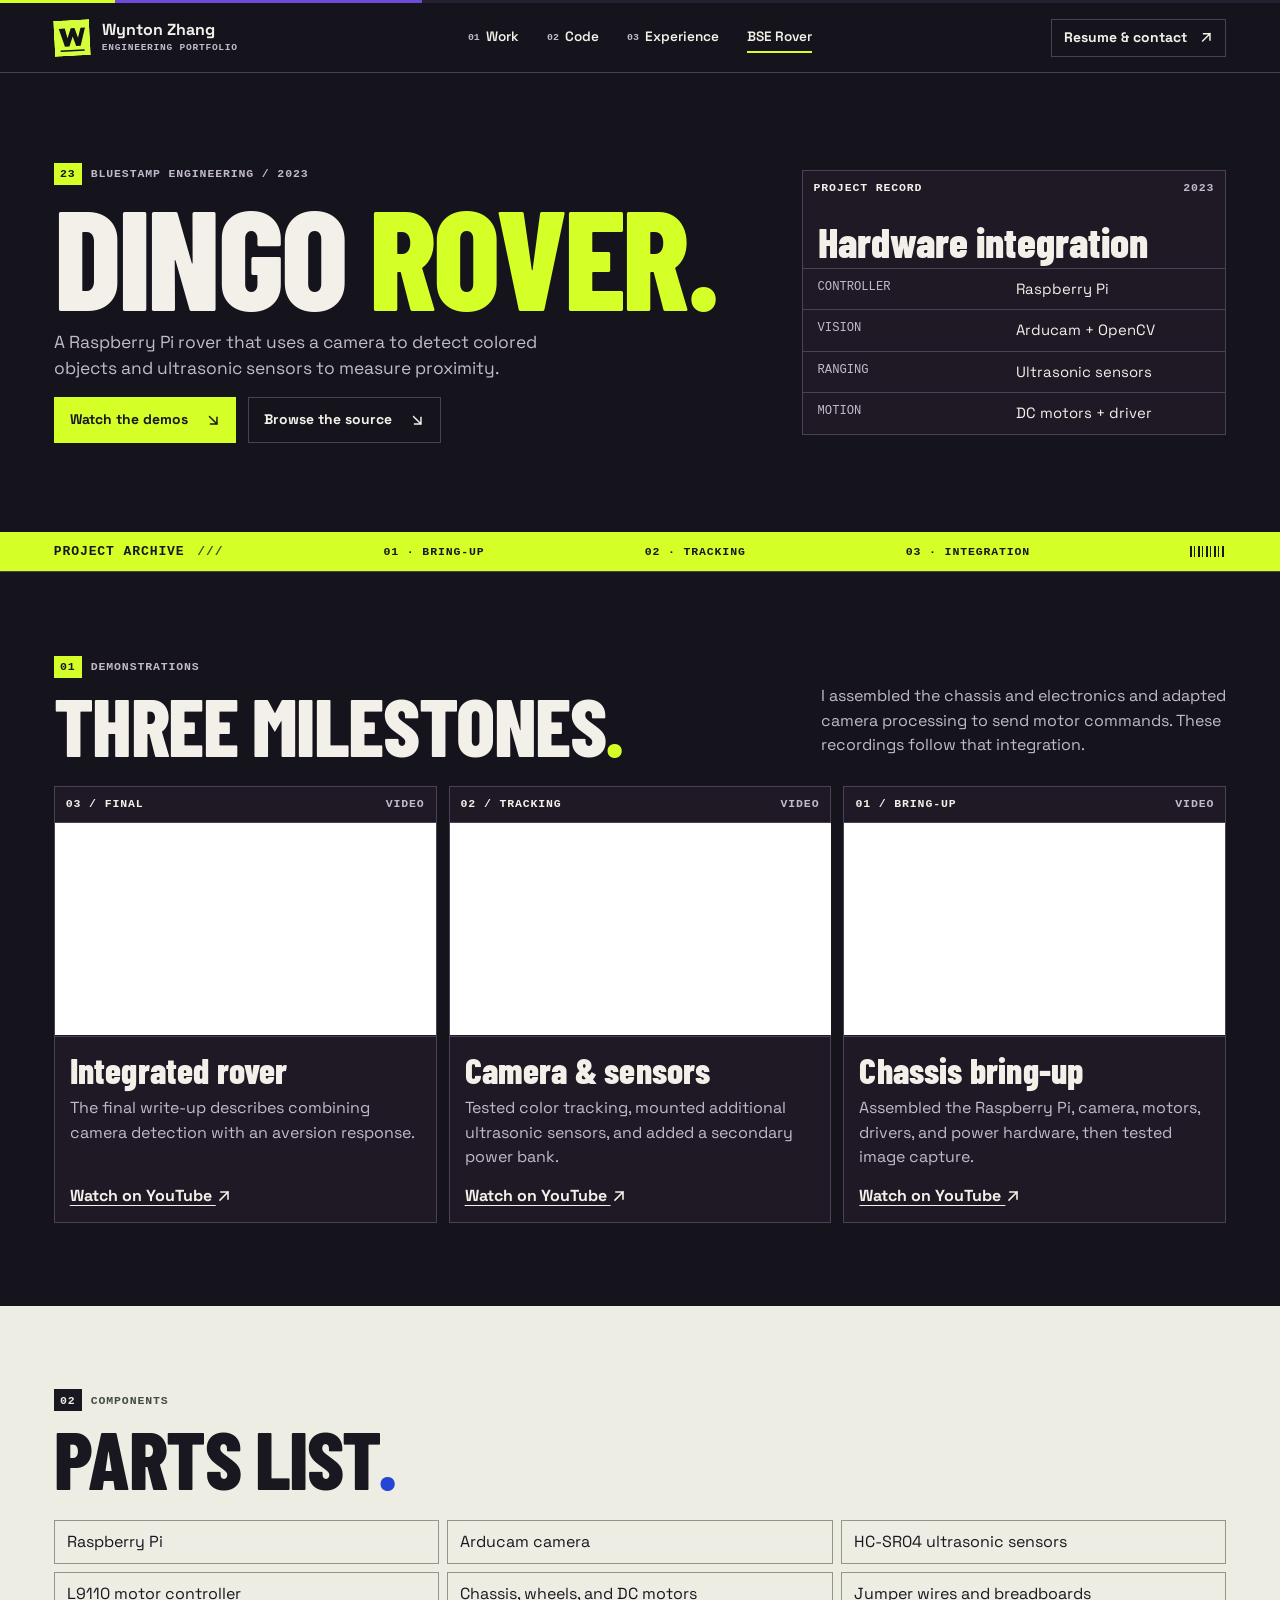
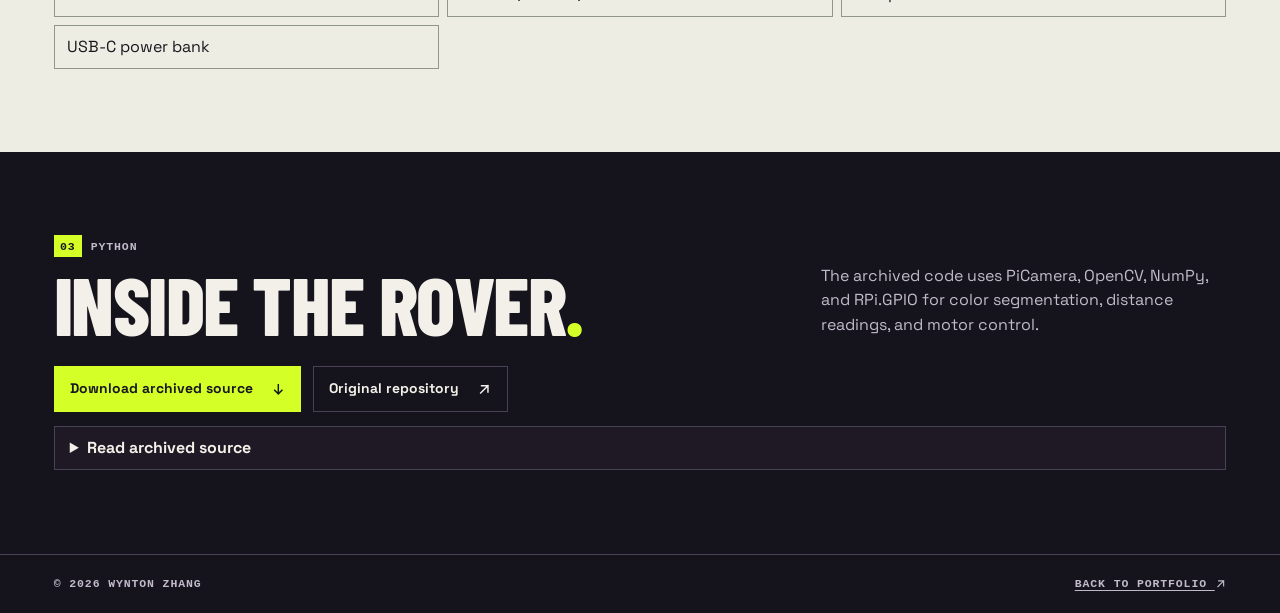
<file: bse-rover.html>
<!doctype html>
<html lang="en">
<head>
  <meta charset="utf-8">
  <meta name="viewport" content="width=device-width, initial-scale=1">
  <meta name="description" content="Wynton Zhang's Dingo rover: Raspberry Pi vision, ultrasonic sensing, and three project demonstrations.">
  <meta name="theme-color" content="#121417">
  <title>Dingo Rover — Wynton Zhang</title>
  <link rel="icon" href="assets/mark.svg" type="image/svg+xml">
  <link rel="stylesheet" href="signal.css">
</head>
<body>
  <a class="skip" href="#main">Skip to content</a>
  <header class="site-head">
    <div class="wrap head-grid">
      <a class="identity" href="index.html" aria-label="Wynton Zhang, home"><img src="assets/mark.svg" width="36" height="36" alt=""><span>Wynton Zhang<small>Engineering portfolio</small></span></a>
      <nav class="nav" aria-label="Main navigation">
        <a href="index.html#projects"><span>01</span> Work</a><a href="index.html#code"><span>02</span> Code</a><a href="index.html#experience"><span>03</span> Experience</a><a href="bse-rover.html" aria-current="page">BSE Rover</a>
      </nav>
      <a class="button head-action" href="index.html#contact">Resume &amp; contact <span class="icon" aria-hidden="true"><svg viewBox="0 0 16 16" width="16" height="16" fill="none"><path d="M4 12 12 4M5 4h7v7" stroke="currentColor" stroke-width="1.6" stroke-linecap="square"/></svg></span></a>
    </div>
  </header>
  <main id="main">
    <section class="wrap rover-hero" aria-labelledby="rover-title">
      <div>
        <p class="kicker"><span>23</span> BLUESTAMP ENGINEERING / 2023</p>
        <h1 id="rover-title">Dingo <span>rover.</span></h1>
        <p>A Raspberry Pi rover that uses a camera to detect colored objects and ultrasonic sensors to measure proximity.</p>
        <div class="actions"><a class="button primary" href="#demos">Watch the demos <span class="icon" aria-hidden="true"><svg viewBox="0 0 16 16" width="16" height="16" fill="none"><path d="M4 4l8 8M5 12h7V5" stroke="currentColor" stroke-width="1.6" stroke-linecap="square"/></svg></span></a><a class="button outline" href="#source">Browse the source <span class="icon" aria-hidden="true"><svg viewBox="0 0 16 16" width="16" height="16" fill="none"><path d="M4 4l8 8M5 12h7V5" stroke="currentColor" stroke-width="1.6" stroke-linecap="square"/></svg></span></a></div>
      </div>
      <aside class="rover-brief" aria-label="Rover project overview">
        <div class="card-head mono"><span>PROJECT RECORD</span><span>2023</span></div>
        <h2>Hardware integration</h2>
        <dl>
          <div><dt>Controller</dt><dd>Raspberry Pi</dd></div>
          <div><dt>Vision</dt><dd>Arducam + OpenCV</dd></div>
          <div><dt>Ranging</dt><dd>Ultrasonic sensors</dd></div>
          <div><dt>Motion</dt><dd>DC motors + driver</dd></div>
        </dl>
      </aside>
    </section>
    <div class="field-band"><div class="wrap mono band-grid"><strong>Project archive <span aria-hidden="true">///</span></strong><span>01 · Bring-up</span><span>02 · Tracking</span><span>03 · Integration</span><b class="index-mark" aria-hidden="true"></b></div></div>
    <section class="wrap section" id="demos" aria-labelledby="demos-title">
      <div class="section-head"><div><p class="kicker"><span>01</span> DEMONSTRATIONS</p><h2 id="demos-title">Three milestones<span>.</span></h2></div><p>I assembled the chassis and electronics and adapted camera processing to send motor commands. These recordings follow that integration.</p></div>
      <div class="project-grid rover-grid">
        <article class="project"><div class="card-head mono"><span>03 / FINAL</span><span>VIDEO</span></div>
          <div class="video-box"><iframe src="https://www.youtube-nocookie.com/embed/vanUqOjm1lM" title="Final integrated rover demonstration" loading="lazy" allow="picture-in-picture; encrypted-media" allowfullscreen></iframe></div>
          <div class="project-body"><h3>Integrated rover</h3><p>The final write-up describes combining camera detection with an aversion response.</p><a href="https://www.youtube.com/watch?v=vanUqOjm1lM">Watch on YouTube <span class="icon" aria-hidden="true"><svg viewBox="0 0 16 16" width="16" height="16" fill="none"><path d="M4 12 12 4M5 4h7v7" stroke="currentColor" stroke-width="1.6" stroke-linecap="square"/></svg></span></a></div>
        </article>
        <article class="project"><div class="card-head mono"><span>02 / TRACKING</span><span>VIDEO</span></div>
          <div class="video-box"><iframe src="https://www.youtube-nocookie.com/embed/mivj2erSktc" title="Camera tracking and sensor integration demonstration" loading="lazy" allow="picture-in-picture; encrypted-media" allowfullscreen></iframe></div>
          <div class="project-body"><h3>Camera &amp; sensors</h3><p>Tested color tracking, mounted additional ultrasonic sensors, and added a secondary power bank.</p><a href="https://www.youtube.com/watch?v=mivj2erSktc">Watch on YouTube <span class="icon" aria-hidden="true"><svg viewBox="0 0 16 16" width="16" height="16" fill="none"><path d="M4 12 12 4M5 4h7v7" stroke="currentColor" stroke-width="1.6" stroke-linecap="square"/></svg></span></a></div>
        </article>
        <article class="project"><div class="card-head mono"><span>01 / BRING-UP</span><span>VIDEO</span></div>
          <div class="video-box"><iframe src="https://www.youtube-nocookie.com/embed/J_ZyX7TFdRQ" title="Chassis and camera bring-up demonstration" loading="lazy" allow="picture-in-picture; encrypted-media" allowfullscreen></iframe></div>
          <div class="project-body"><h3>Chassis bring-up</h3><p>Assembled the Raspberry Pi, camera, motors, drivers, and power hardware, then tested image capture.</p><a href="https://www.youtube.com/watch?v=J_ZyX7TFdRQ">Watch on YouTube <span class="icon" aria-hidden="true"><svg viewBox="0 0 16 16" width="16" height="16" fill="none"><path d="M4 12 12 4M5 4h7v7" stroke="currentColor" stroke-width="1.6" stroke-linecap="square"/></svg></span></a></div>
        </article>
      </div>
    </section>
    <section class="section light" aria-labelledby="parts-title">
      <div class="wrap">
        <div class="section-head"><div><p class="kicker"><span>02</span> COMPONENTS</p><h2 id="parts-title">Parts list<span>.</span></h2></div></div>
        <ul class="parts"><li>Raspberry Pi</li><li>Arducam camera</li><li>HC-SR04 ultrasonic sensors</li><li>L9110 motor controller</li><li>Chassis, wheels, and DC motors</li><li>Jumper wires and breadboards</li><li>USB-C power bank</li></ul>
      </div>
    </section>
    <section class="wrap section" id="source" aria-labelledby="source-title">
      <div class="section-head"><div><p class="kicker"><span>03</span> PYTHON</p><h2 id="source-title">Inside the rover<span>.</span></h2></div><p>The archived code uses PiCamera, OpenCV, NumPy, and RPi.GPIO for color segmentation, distance readings, and motor control.</p></div>
      <div class="actions"><a class="button primary" href="assets/bse/rover-source.txt" download>Download archived source <span class="icon" aria-hidden="true"><svg viewBox="0 0 16 16" width="16" height="16" fill="none"><path d="M8 3v10m-4-4 4 4 4-4" stroke="currentColor" stroke-width="1.6" stroke-linecap="square"/></svg></span></a><a class="button outline" href="https://github.com/Zeinork/Wynton_BSE_Portfolio">Original repository <span class="icon" aria-hidden="true"><svg viewBox="0 0 16 16" width="16" height="16" fill="none"><path d="M4 12 12 4M5 4h7v7" stroke="currentColor" stroke-width="1.6" stroke-linecap="square"/></svg></span></a></div>
      <details class="source-box"><summary>Read archived source</summary><pre tabindex="0"><code># Disclaimer, the majority of the code was derived from Omeed, please see link below in page for his page
#Packages
from picamera.array import PiRGBArray    
from picamera import PiCamera
import RPi.GPIO as GPIO
import numpy as np
import time
import cv2
GPIO.setmode(GPIO.BCM)

# GPIO pins for the ultrasonic sensors
sensor_E0 = 17
sensor_T0 = 27

sensor_E1 = 26
sensor_T1 = 16

sensor_E2 = 13
sensor_T2 = 5

sensor_E3 = 34
sensor_T3 = 25

#GPIO pins for motors
ia_pin = 6  # GPIO pin for IA (speed control) of Motor A
ib_pin = 12  # GPIO pin for IB (direction control) of Motor A
ic_pin = 22  # GPIO pin for IC (speed control) of Motor B
id_pin = 23  # GPIO pin for ID (direction control) of Motor B

#LED_PIN=13  #If it finds the ball, then it will light up the led

# Set pins as output and input
GPIO.setup(sensor_T0, GPIO.OUT)
GPIO.setup(sensor_E0, GPIO.IN)

GPIO.setup(sensor_T1, GPIO.OUT)
GPIO.setup(sensor_E1, GPIO.IN)

GPIO.setup(sensor_T2, GPIO.OUT)
GPIO.setup(sensor_E2, GPIO.IN)

GPIO.setup(sensor_T3, GPIO.OUT)
GPIO.setup(sensor_E3, GPIO.IN)

# Set trigger to False (Low)
GPIO.output(sensor_T0, False)
GPIO.output(sensor_T1, False)
GPIO.output(sensor_T2, False)
GPIO.output(sensor_T3, False)

# Allow module to settle
def sonar(trig_pin, echo_pin):
      start=0
      stop=0
      # Set pins as output and input
      GPIO.setup(trig_pin,GPIO.OUT)  # Trigger
      GPIO.setup(echo_pin,GPIO.IN)      # Echo
     
      # Set trigger to False (Low)
      GPIO.output(trig_pin, False)
     
      # Allow module to settle
      time.sleep(0.01)
           
      #while distance &gt; 5:
      GPIO.output(trig_pin, True)
      time.sleep(0.00001)
      GPIO.output(trig_pin, False)
      begin = time.time()
      while GPIO.input(echo_pin)==0 and time.time()&lt;begin+0.05:
            start = time.time()
     
      while GPIO.input(echo_pin)==1 and time.time()&lt;begin+0.1:
            stop = time.time()
     
      # Calculate pulse length
      elapsed = stop-start
      # Distance pulse travelled in that time is time
      # multiplied by the speed of sound (cm/s)
      distance = elapsed * 34000
     
      # That was the distance there and back so halve the value
      distance = distance / 2
     
      #print &quot;Distance : %.1f&quot; % distance
      # Reset GPIO settings
      return distance

#Set motor pins
GPIO.setup(ia_pin, GPIO.OUT)
GPIO.setup(ib_pin, GPIO.OUT)

GPIO.setup(ic_pin, GPIO.OUT)
GPIO.setup(id_pin, GPIO.OUT)

def forward():
      GPIO.output(ia_pin, GPIO.HIGH)
      GPIO.output(ib_pin, GPIO.LOW)
      GPIO.output(ic_pin, GPIO.HIGH)
      GPIO.output(id_pin, GPIO.LOW)
     
def reverse():
      GPIO.output(ia_pin, GPIO.LOW)
      GPIO.output(ib_pin, GPIO.HIGH)
      GPIO.output(ic_pin, GPIO.LOW)
      GPIO.output(id_pin, GPIO.HIGH)
     
def rightturn():
      GPIO.output(ia_pin,GPIO.LOW)
      GPIO.output(ib_pin,GPIO.HIGH)
      GPIO.output(ic_pin,GPIO.HIGH)
      GPIO.output(id_pin,GPIO.LOW)
     
def leftturn():
      GPIO.output(ia_pin,GPIO.HIGH)
      GPIO.output(ib_pin,GPIO.LOW)
      GPIO.output(ic_pin,GPIO.LOW)
      GPIO.output(id_pin,GPIO.HIGH)

def stop():
      GPIO.output(ia_pin,GPIO.LOW)
      GPIO.output(ib_pin,GPIO.LOW)
      GPIO.output(ic_pin,GPIO.LOW)
      GPIO.output(id_pin,GPIO.LOW)
     
#Image analysis work
def segment_colour(frame):    #returns only the yellow colors in the frame
    hsv_roi =  cv2.cvtColor(frame, cv2.COLOR_BGR2HSV)
    mask_1 = cv2.inRange(hsv_roi, np.array([23,41,133]), np.array([40,150,255]))
    ycr_roi=cv2.cvtColor(frame,cv2.COLOR_BGR2YCrCb)
    mask_2=cv2.inRange(ycr_roi, np.array((0.,165.,0.)), np.array((255.,255.,255.)))

    mask = mask_1 | mask_2
    kern_dilate = np.ones((8,8),np.uint8)
    kern_erode  = np.ones((3,3),np.uint8)
    mask= cv2.erode(mask,kern_erode)      #Eroding
    mask=cv2.dilate(mask,kern_dilate)     #Dilating
    #cv2.imshow(&#x27;mask&#x27;,mask)
    return mask

def find_blob(blob): #returns the red colored circle
    largest_contour=0
    cont_index=0
    contours, hierarchy = cv2.findContours(blob, cv2.RETR_CCOMP, cv2.CHAIN_APPROX_SIMPLE)
    for idx, contour in enumerate(contours):
        area=cv2.contourArea(contour)
        if (area &gt;largest_contour) :
            largest_contour=area
           
            cont_index=idx
            #if res&gt;15 and res&lt;18:
            #    cont_index=idx
                              
    r=(0,0,2,2)
    if len(contours) &gt; 0:
        r = cv2.boundingRect(contours[cont_index])
       
    return r,largest_contour

def target_hist(frame):
    hsv_img=cv2.cvtColor(frame, cv2.COLOR_BGR2HSV)
   
    hist=cv2.calcHist([hsv_img],[0],None,[50],[0,255])
    return hist

#CAMERA CAPTURE
#initialize the camera and grab a reference to the raw camera capture
camera = PiCamera()
camera.resolution = (160, 128)
camera.framerate = 16
rawCapture = PiRGBArray(camera, size=(160, 128))
 
# allow the camera to warmup
time.sleep(0.001)
 
# capture frames from the camera
for image in camera.capture_continuous(rawCapture, format=&quot;bgr&quot;, use_video_port=True):
      #grab the raw NumPy array representing the image, then initialize the timestamp and occupied/unoccupied text
      frame = image.array
      frame=cv2.flip(frame,1)
      frame = cv2.rotate(frame, cv2.ROTATE_90_CLOCKWISE)
      frame = cv2.rotate(frame, cv2.ROTATE_90_CLOCKWISE)
      global centre_x
      global centre_y
      centre_x=0.
      centre_y=0.
      hsv1 = cv2.cvtColor(frame, cv2.COLOR_BGR2HSV)
      mask_yellow=segment_colour(frame)     
      loct,area=find_blob(mask_yellow)
      x,y,w,h=loct
     
      #distance readings
      distance0 = sonar(sensor_T0,sensor_E0)
      distance1 = sonar(sensor_T1,sensor_E1)
      distance2 = sonar(sensor_T2,sensor_E2)
      distance3 = sonar(sensor_T3,sensor_E3)

             
      if (w*h) &lt; 10:
            found=0
      else:
            found=1
            simg2 = cv2.rectangle(frame, (x,y), (x+w,y+h), 255,2)
            centre_x=x+((w)/2)
            centre_y=y+((h)/2)
            cv2.circle(frame,(int(centre_x),int(centre_y)),3,(0,110,255),-1)
            centre_x-=80
            centre_y=6--centre_y
            print (centre_x,centre_y)
      initial=300
      flag=0
    
      if(found==0):
            #if the ball is not found and the last time it sees ball in which direction, it will start to rotate in that direction
            if flag==0:
                  rightturn()
                  time.sleep(0.05)
            else:
                  leftturn()
                  time.sleep(0.05)
            stop()
            time.sleep(0.0125)
     
      elif(found==1):
            if(area&lt;initial):
                  if(distance0&lt;10):
                        #if ball is too far but it detects something in front of it,then it avoid it and reaches the ball.
                        if distance1&gt;=8:
                              rightturn()
                              time.sleep(0.00625)
                              stop()
                              time.sleep(0.0125)
                              forward()
                              time.sleep(0.00625)
                              stop()
                              time.sleep(0.0125)
                              #while found==0:
                              leftturn()
                              time.sleep(0.00625)
                        elif distance2&gt;=8:
                              leftturn()
                              time.sleep(0.00625)
                              stop()
                              time.sleep(0.0125)
                              forward()
                              time.sleep(0.00625)
                              stop()
                              time.sleep(0.0125)
                              rightturn()
                              time.sleep(0.00625)
                              stop()
                              time.sleep(0.0125)
                        else:
                              stop()
                              time.sleep(0.01)
                  else:
                        #otherwise it move forward
                        forward()
                        time.sleep(0.00625)
            elif(area&gt;=initial):
                  initial2=6700
                  if(area&lt;initial2):
                        if(distance0&gt;10):

                              if(centre_x&lt;=-20 or centre_x&gt;=20):
                                    if(centre_x&lt;0):
                                          flag=0
                                          rightturn()
                                          time.sleep(0.025)
                                    elif(centre_x&gt;0):
                                          flag=1
                                          leftturn()
                                          time.sleep(0.025)
                              forward()
                              time.sleep(0.00003125)
                              stop()
                              time.sleep(0.00625)
                        else:
                              stop()
                              time.sleep(0.01)

                  else:

                        time.sleep(0.1)
                        stop()
                        time.sleep(0.1)  
      rawCapture.truncate(0)  # clear the stream in preparation for the next frame
         
      if(cv2.waitKey(1) &amp; 0xff == ord(&#x27;q&#x27;)):
            break

GPIO.cleanup() #free all the GPIO pins



}</code></pre></details>
    </section>
  </main>
  <footer class="foot rover-foot"><div class="wrap mono"><span>© 2026 Wynton Zhang</span><a href="index.html">Back to portfolio <span class="icon" aria-hidden="true"><svg viewBox="0 0 16 16" width="16" height="16" fill="none"><path d="M4 12 12 4M5 4h7v7" stroke="currentColor" stroke-width="1.6" stroke-linecap="square"/></svg></span></a></div></footer>
</body>
</html>
</file>
<file: signal.css>
@font-face{font-family:Barlow Condensed;src:url(assets/fonts/barlow-condensed-800.woff2) format("woff2");font-style:normal;font-weight:800;font-display:swap}
@font-face{font-family:Space Grotesk;src:url(assets/fonts/space-grotesk.woff2) format("woff2");font-style:normal;font-weight:300 700;font-display:swap}
:root{color-scheme:dark;--bg:#121417;--panel:#1b1e22;--line:#42474a;--ink:#f2f1e9;--muted:#b8bab5;--acid:#d6ff3b;--cobalt:#2448ed;--paper:#ecece1;--dark:#151815;--display:"Barlow Condensed","Arial Narrow",Impact,sans-serif;--body:"Space Grotesk",Arial,sans-serif;--mono:ui-monospace,"SFMono-Regular",Consolas,monospace;--wrap:1240px;--gutter:clamp(17px,4.2vw,66px)}
*,*::before,*::after{box-sizing:border-box}
html{scroll-behavior:smooth;scroll-padding-top:92px}
body{margin:0;background:var(--bg);color:var(--ink);font:400 16px/1.52 var(--body)}
img,svg{display:block;max-width:100%}
img{height:auto}
a{color:inherit;text-underline-offset:.24em}
button{font:inherit}
p,h1,h2,h3,h4,figure{margin:0}
h1,h2,h3{font-family:var(--display);font-weight:800}
ul,ol{padding-inline-start:1.3em}
[hidden]{display:none!important}
::selection{background:var(--acid);color:var(--dark)}
:focus-visible{outline:2px solid var(--acid);outline-offset:4px}
.light :focus-visible,.contact :focus-visible{outline-color:#1a2898}
.sr-only,.skip:not(:focus){position:absolute;width:1px;height:1px;overflow:hidden;clip-path:inset(50%);white-space:nowrap}
.skip:focus{position:fixed;z-index:50;top:10px;left:12px;padding:9px 15px;background:var(--acid);color:var(--dark)}
.wrap{width:min(calc(100% - var(--gutter)*2),var(--wrap));margin-inline:auto}
.mono,.kicker,.filters button{font-family:var(--mono);font-size:.72rem;font-weight:600;letter-spacing:.075em;text-transform:uppercase}
.site-head{position:sticky;top:0;z-index:10;background:var(--bg);border-bottom:1px solid var(--line)}
.head-grid{display:grid;grid-template-columns:1fr auto 1fr;min-height:69px;align-items:center;gap:clamp(12px,2.4vw,36px)}
.identity{display:inline-flex;align-items:center;gap:12px;text-decoration:none;width:fit-content;font-weight:700;line-height:1.08;white-space:nowrap}
.identity img{flex:none}
.identity small{display:block;margin-top:5px;font-family:var(--mono);font-size:.6rem;letter-spacing:.075em;text-transform:uppercase;color:var(--muted)}
.nav{display:flex;align-items:center;justify-content:center;gap:clamp(10px,2.2vw,30px)}
.nav a{display:inline-flex;align-items:center;gap:6px;position:relative;white-space:nowrap;font-weight:600;font-size:.85rem;text-decoration:none;transition:transform .2s,color .2s;padding-block:5px}
.nav a span{font-family:var(--mono);font-size:.62rem;color:var(--muted)}
.nav a::after{content:"";position:absolute;left:0;right:0;bottom:0;height:2px;background:var(--acid);transform:scaleX(0);transform-origin:left;transition:transform .2s}
.nav a:hover,.nav a:focus-visible{color:var(--acid);transform:translateY(3px)}
.nav a:hover::after,.nav a:focus-visible::after,.nav a[aria-current="page"]::after{transform:scaleX(1)}
.button{display:inline-flex;align-items:center;justify-content:space-between;gap:18px;text-decoration:none;min-height:46px;min-width:0;padding:10px 15px;border:1px solid var(--line);font-weight:700;font-size:.87rem;line-height:1.25;transition:transform .18s ease,background-color .18s,color .18s,border-color .18s}
.button:hover{transform:translateY(-3px)}
.button span{font-size:1.05em;flex:none}
.button.head-action{justify-self:end;padding:9px 12px;min-height:38px;gap:12px;white-space:nowrap}
.button.head-action:hover,.button.outline:hover{border-color:var(--acid);color:var(--acid)}
.button.primary{background:var(--acid);border-color:var(--acid);color:var(--dark)}
.button.primary:hover{background:#efff9c;border-color:#efff9c}
.button.dark{background:var(--dark);color:var(--paper);border-color:var(--dark)}
.button.dark:hover{background:#283bb4;border-color:#283bb4}
.actions{display:flex;gap:10px 12px;align-items:center;flex-wrap:wrap}

.hero{display:grid;grid-template-columns:minmax(0,1fr) minmax(0,1.06fr);padding-top:clamp(30px,5vw,68px);gap:0 clamp(22px,4vw,62px);align-items:center}
.hero-copy{padding-block:10px 25px;min-width:0}
.hero-meta{display:flex;align-items:center;gap:12px;flex-wrap:wrap;color:var(--muted)}
.chip{padding:4px 8px;border:1px solid #797f72;color:var(--ink);font:600 .69rem/1.3 var(--mono);letter-spacing:.065em;text-transform:uppercase}
.hero h1{font-size:clamp(5.4rem,10.8vw,10.9rem);letter-spacing:-.038em;line-height:.78;margin:clamp(24px,3.7vw,54px) 0 clamp(20px,3.1vw,45px);white-space:nowrap}
.hero h1 span{color:var(--acid)}
.hero h1 i{display:inline-block;background:var(--acid);width:.115em;height:.115em;margin-left:.095em;vertical-align:.02em}
.hero-copy>p{font-size:clamp(1.06rem,1.66vw,1.36rem);max-width:435px;color:var(--muted);margin:0 0 23px}
.hero-image{margin:0;border:1px solid #5773f8;background:#1d36be;min-width:0;position:relative}
.figure-top{display:flex;align-items:center;justify-content:space-between;gap:8px;line-height:1.25;padding:9px 12px;background:#121e6f;color:#e8edff;border-bottom:1px solid #6b83f4}
.figure-top i,.hero-bottom i{display:inline-block;width:8px;height:8px;background:var(--acid);margin-right:5px}
.hero-image figcaption{display:flex;align-items:center;justify-content:space-between;gap:12px;padding:10px 12px;background:#121e6f;color:#f3f5ff;border-top:1px solid #6b83f4;font-weight:700;font-size:.91rem}
.hero-image figcaption a{font-size:.78rem;font-weight:600}
.hero-image figcaption a:hover{color:var(--acid)}
.hero-bottom{grid-column:1/-1;display:flex;justify-content:space-between;gap:8px 24px;flex-wrap:wrap;border-top:1px solid var(--line);margin-top:clamp(23px,3.1vw,45px);padding-block:13px;color:var(--muted)}
.hero-bottom span:first-child{color:var(--ink)}
.field-band{background:var(--acid);color:var(--dark);border-bottom:1px solid var(--line)}
.band-grid{min-height:39px;display:flex;align-items:center;gap:12px 24px;justify-content:space-between;flex-wrap:wrap}
.band-grid strong{font-size:.82rem;letter-spacing:.065em}
.band-grid strong span{margin-left:4px;color:#3e5420}
.band-grid b{letter-spacing:.01em}

.section{padding-block:clamp(45px,6.5vw,94px)}
.section-head{display:grid;grid-template-columns:minmax(0,1fr) minmax(240px,.58fr);gap:14px 30px;align-items:end;margin-bottom:25px}
.section-head>p{color:var(--muted);max-width:405px;justify-self:end;padding-bottom:4px}
.kicker{display:flex;align-items:center;gap:9px;color:var(--muted);margin-bottom:10px}
.kicker span{display:inline-grid;place-items:center;width:28px;height:22px;background:var(--acid);color:var(--dark);font-weight:700}
.section h2,.archive h3{font-size:clamp(3.25rem,6.4vw,6.4rem);line-height:.9;letter-spacing:-.018em;text-transform:uppercase}
.section h2>span{color:var(--acid)}
.filters{display:flex;flex-wrap:wrap;gap:6px;margin-bottom:16px}
.filters button{padding:8px 12px;min-height:38px;background:transparent;color:var(--ink);border:1px solid var(--line);cursor:pointer;transition:background .17s,color .17s,border-color .17s}
.filters button:hover{border-color:var(--acid)}
.filters button[aria-pressed="true"]{color:var(--dark);background:var(--acid);border-color:var(--acid)}
.project-grid{display:grid;grid-template-columns:repeat(3,minmax(0,1fr));gap:12px;align-items:start}
.project{background:var(--panel);border:1px solid var(--line);min-width:0;scroll-margin-top:12px;transition:border-color .2s,transform .2s}
.project:hover,.project:focus-within{border-color:#89915e}
.project:hover{transform:translateY(-3px)}
.project:target{border-color:var(--acid)}
.card-head{display:flex;justify-content:space-between;align-items:center;gap:6px;padding:8px 11px;color:var(--muted);line-height:1.3;min-height:35px}
.card-head span:first-child{color:var(--ink)}
.project-visual{display:grid;place-items:center;aspect-ratio:3/1;overflow:hidden;border-block:1px solid var(--line)}
.project-visual svg{width:100%;height:100%}
.logic-visual{background:#2747cb}
.flight-visual{background:#d6ed8b}
.sensor-visual{background:#372e3e}
.audio-visual{background:#192039;background-image:linear-gradient(#7384c219 1px,transparent 1px),linear-gradient(90deg,#7384c219 1px,transparent 1px);background-size:22px 22px}
.nav-visual{position:relative;isolation:isolate;background:#303d2d;background-image:linear-gradient(#8db27538 1px,transparent 1px),linear-gradient(90deg,#8db27538 1px,transparent 1px);background-size:18px 18px;color:#edfbdb;font:600 .75rem var(--mono)}
.nav-visual span{z-index:1;padding:6px;background:#263423}
.nav-visual i{position:absolute;width:70%;height:51%;border:1px dashed #a9c580;transform:skew(-24deg);z-index:-1}
.nav-visual b{position:absolute;right:10px;bottom:7px;color:#abc69d;font-size:.68rem}
.project-photo{position:relative;aspect-ratio:3/1;overflow:hidden;border-block:1px solid var(--line);background:#333a40}
.project-photo img{width:100%;height:100%;object-fit:cover;object-position:50% 52%}
.project-photo figcaption{position:absolute;left:0;bottom:0;padding:5px 8px;color:var(--ink);background:var(--bg);font-size:.6rem}
.project-body{padding:16px 15px 0}
.project-body h3,.file-panel h3,.experience-list h3,.resume-links strong{font:800 clamp(1.72rem,2.8vw,2.65rem)/.97 var(--display);letter-spacing:.005em}
.project-body>p{margin:9px 0 13px;color:var(--muted);min-height:4.65em}
.project-compact .project-body>p{min-height:5.95em}
.stat{display:flex;align-items:center;gap:10px;min-height:50px;border-top:1px solid var(--line);padding:7px 0}
.stat strong{font:800 clamp(1.7rem,3vw,2.5rem)/.9 var(--display);color:var(--acid);white-space:nowrap}
.stat span{font:600 .66rem/1.45 var(--mono);letter-spacing:.04em;text-transform:uppercase;color:var(--muted)}
.notes{border-top:1px solid var(--line);font-size:.88rem;margin:0 -15px}
.notes summary{list-style:none;cursor:pointer;font-weight:700;padding:11px 15px;display:flex;align-items:center;justify-content:space-between;gap:12px}
.notes summary::-webkit-details-marker{display:none}
.notes summary::after{content:"+";font:700 1.16rem var(--mono);color:var(--acid)}
.notes[open] summary::after{content:"−"}
.notes summary:hover{background:#252a25}
.notes>div{padding:1px 15px 13px;color:var(--muted)}
.notes>div p+p{margin-top:10px}
.notes a{color:var(--ink)}
.archive{margin-top:clamp(33px,5.6vw,74px)}
.archive-head{padding-bottom:14px;border-bottom:1px solid var(--line)}
.archive h3{font-size:clamp(2.5rem,4.2vw,4.4rem)}
.archive-grid{display:grid;grid-template-columns:repeat(3,minmax(0,1fr));border-left:1px solid var(--line)}
.archive-grid article{border-bottom:1px solid var(--line);border-right:1px solid var(--line);padding:17px 15px;min-width:0}
.archive-grid h4{font-size:1.09rem;margin:5px 0 6px}
.archive-grid article>p:not(.label){color:var(--muted);font-size:.94rem}
.archive-grid a{display:inline-block;margin-top:9px;font-weight:700}
.label{color:var(--muted)}

.light{background:var(--paper);color:var(--dark);color-scheme:light}
.light .section-head>p,.light .label,.light .kicker{color:#444b41}
.light .section h2>span,.light h2>span{color:#2545d4}
.light .kicker span{background:var(--dark);color:var(--paper)}
.split-grid{display:grid;grid-template-columns:repeat(2,minmax(0,1fr));gap:12px}
.file-panel{padding:clamp(15px,2.5vw,30px);border:1px solid #909688;min-width:0}
.file-panel h3{margin:6px 0 9px}
.file-panel>p:not(.label){color:#40453d;max-width:465px}
.file-panel .actions{margin-top:16px}
.text-link{font-weight:700;font-size:.87rem}
.text-link:hover{color:#253bce}
.experience-list{border-top:1px solid var(--line)}
.experience-list article{display:grid;grid-template-columns:minmax(130px,.65fr) minmax(200px,1.04fr) minmax(0,1.7fr);gap:8px 24px;padding:17px 0;border-bottom:1px solid var(--line);align-items:start}
.experience-list .label{margin-top:4px}
.experience-list .role{margin-top:3px;font-size:.87rem;font-weight:700}
.experience-list article>p:last-child{color:var(--muted);font-size:.95rem}
.experience-list h3{font-size:clamp(1.6rem,2.5vw,2.3rem)}
.tool-strip{display:flex;align-items:center;gap:6px;flex-wrap:wrap;margin-top:18px}
.tool-strip .label{margin-right:8px}
.tool-strip span{border:1px solid var(--line);padding:3px 8px;font-size:.76rem}
.contact{background:var(--acid);color:var(--dark);color-scheme:light}
.contact-grid{display:grid;grid-template-columns:1.06fr .94fr;gap:25px 40px;align-items:center}
.contact .kicker{color:#35421f}
.contact .kicker span{background:var(--dark);color:var(--acid)}
.contact p:not(.kicker){max-width:435px;margin:12px 0 13px}
.email{font-size:clamp(1.25rem,2.7vw,2rem);font-weight:700}
.contact .actions{margin-top:13px;gap:18px;font-weight:700}
.resume-links{display:grid;gap:7px}
.resume-links a{display:flex;justify-content:space-between;align-items:center;gap:9px;min-height:70px;padding:12px 16px;border:1px solid #252d1a;text-decoration:none;transition:transform .18s,background .18s,color .18s}
.resume-links a:hover{transform:translateY(-3px);background:var(--dark);color:var(--acid)}
.resume-links strong{font-size:clamp(1.5rem,2.6vw,2.25rem);display:block}
.resume-links small{display:block;margin-top:5px}
.resume-links b{font-size:1.4rem}
.foot .wrap{min-height:58px;display:flex;justify-content:space-between;align-items:center;gap:8px 20px;flex-wrap:wrap;color:var(--muted);padding-block:12px}
.foot a:hover{color:var(--acid)}

.rover-hero{display:grid;grid-template-columns:1fr .6fr;gap:20px 40px;align-items:center;padding-block:clamp(40px,7vw,98px)}
.rover-hero h1{font:800 clamp(4.8rem,11vw,10rem)/.79 var(--display);letter-spacing:-.026em;text-transform:uppercase;margin:14px 0 19px}
.rover-hero h1 span{color:var(--acid)}
.rover-hero p:not(.kicker){color:var(--muted);max-width:490px;font-size:1.09rem;margin-bottom:15px}
.rover-brief{border:1px solid var(--line);background:var(--panel)}
.rover-brief h2{font:800 2.65rem/.95 var(--display);margin:15px 15px 6px}
.rover-brief dl{margin:0}
.rover-brief dl div{display:grid;grid-template-columns:1fr 1fr;gap:5px;align-items:start;border-top:1px solid var(--line);padding:9px 15px}
.rover-brief dd{margin:0;font-size:.93rem}
.rover-brief dt{color:var(--muted);font-family:var(--mono);font-size:.76rem;text-transform:uppercase}
.video-box{aspect-ratio:16/9;border-block:1px solid var(--line)}
.video-box iframe{border:0;width:100%;height:100%;display:block}
.rover-grid .project-body{padding-bottom:14px}
.rover-grid .project-body a{font-weight:700}
.parts{display:grid;grid-template-columns:repeat(3,minmax(0,1fr));gap:8px;list-style:none;padding:0;margin:0}
.parts li{border:1px solid #909688;padding:9px 12px}
.source-box{background:var(--panel);border:1px solid var(--line);margin-top:14px;padding:0 15px}
.source-box summary{padding:9px 0;cursor:pointer;font-weight:700}
.source-box pre{max-height:420px;overflow:auto;padding:10px;background:var(--bg);font-size:.77rem}
.rover-foot{border-top:1px solid var(--line)}

@media(max-width:1000px){
 .head-grid{gap:12px}
 .project-grid{grid-template-columns:repeat(2,minmax(0,1fr))}
 .project-body>p,.project-compact .project-body>p{min-height:0}
 .band-grid{gap:5px 12px}
 .band-grid b{display:none}
}
@media(max-width:740px){
 html{scroll-padding-top:119px}
 .head-grid{grid-template-columns:minmax(0,1fr) auto;min-height:0;padding-top:10px;gap:8px}
 .nav{grid-row:2;grid-column:1/-1;justify-content:flex-start;gap:5px clamp(10px,4.4vw,28px);flex-wrap:wrap;padding:2px 0 9px}
 .nav a{font-size:.77rem}
 .nav a span{font-size:.59rem}
 .head-action{grid-column:2;grid-row:1}
 .hero{grid-template-columns:1fr;padding-top:24px}
 .hero h1{font-size:clamp(5.9rem,17.4vw,9.4rem)}
 .hero-copy{padding-block:8px 22px}
 .hero-bottom{font-size:.65rem}
 .band-grid{padding-block:7px;min-height:0;justify-content:flex-start}
 .band-grid>span{display:none}
 .section-head,.contact-grid,.rover-hero{grid-template-columns:1fr}
 .section-head>p{justify-self:start;padding:0}
 .archive-grid,.parts{grid-template-columns:repeat(2,minmax(0,1fr))}
 .experience-list article{grid-template-columns:1fr;gap:3px;padding:13px 0}
}
@media(max-width:500px){
 :root{--gutter:16px}
 .identity{gap:8px;font-size:.93rem}
 .identity small{font-size:.55rem;letter-spacing:.04em}
 .identity img{width:32px;height:32px}
 .button.head-action{padding:6px 8px;gap:6px;font-size:.71rem;min-height:33px}
 .nav a span{display:none}
 .hero-meta{gap:6px}
 .hero-meta .mono{font-size:.64rem}
 .hero h1{font-size:clamp(4.6rem,18vw,6.5rem)}
 .project-grid,.split-grid{grid-template-columns:1fr}
 .filters button{padding:7px 8px;font-size:.62rem}
 .archive-grid article{padding:11px}
 .archive-grid .label{font-size:.62rem}
 .section h2{font-size:clamp(2.9rem,13vw,4rem)}
 .card-head{font-size:.68rem}
 .parts{grid-template-columns:1fr}
}
@media(max-width:350px){
 .archive-grid{grid-template-columns:1fr}
 .nav{gap:12px}
 .identity{font-size:.82rem;gap:6px}
 .identity small{display:none}
 .identity img{width:28px;height:28px}
 .button.head-action{font-size:.67rem}
 .hero h1{font-size:clamp(4rem,18vw,4.8rem)}
 .rover-hero h1{font-size:clamp(3.3rem,19vw,4.2rem)}
}
@media(hover:none){
 .project:hover,.button:hover,.nav a:hover,.resume-links a:hover{transform:none}
}
@media(prefers-reduced-motion:no-preference){
 @keyframes arrive{from{opacity:.25;transform:translateY(10px)}to{opacity:1;transform:translateY(0)}}
 .hero-copy,.rover-hero>div:first-child{animation:arrive .55s ease-out both}
 .hero-image,.rover-brief{animation:arrive .6s .07s ease-out both}
}
@media(prefers-reduced-motion:reduce){
 html{scroll-behavior:auto}
 *,*::before,*::after{animation:none!important;transition:none!important}
 .nav a:hover,.nav a:focus-visible,.button:hover,.project:hover,.resume-links a:hover{transform:none}
}

.icon{display:inline-block;flex:none;vertical-align:-.19em;width:1em;height:1em;line-height:1}
.icon svg{width:100%;height:100%}
.index-mark{width:36px;height:11px;background:repeating-linear-gradient(90deg,var(--dark) 0 2px,transparent 2px 4px,var(--dark) 4px 5px,transparent 5px 8px)}
.education{display:grid;grid-template-columns:1.05fr 1fr;gap:12px 24px;padding:16px;border:1px solid var(--line);margin-top:16px;background:var(--panel)}
.education h3{font:800 1.62rem/1 var(--display);margin:4px 0}
.education p:not(.label){color:var(--muted);font-size:.91rem}
.education p.label+p{margin-top:5px}
@media(max-width:600px){.education{grid-template-columns:1fr}}

/* violet optics, pale instrument panels and hazard-green index */
:root{--bg:#15131b;--panel:#1e1925;--line:#4b4156;--ink:#f3f0e9;--muted:#c2bacb;--acid:#d4ff27;--paper:#edede3;--dark:#191820}
.identity img{transform:rotate(-3deg)}
.site-head::before{content:"";display:block;height:3px;background:linear-gradient(90deg,var(--acid) 0 9%,#6d4ad8 9% 33%,#252030 33% 100%)}
.hero{position:relative}
.hero-copy{position:relative;isolation:isolate}
.hero-copy::before{content:"";position:absolute;z-index:-1;right:17%;top:3%;width:24%;height:78%;background:radial-gradient(circle,#72609040 1px,transparent 1px);background-size:6px 6px;opacity:.66;pointer-events:none}
.hero-meta .chip{border-color:#b19ce3}
.processor-panel{background:#1b1527;border-color:#7559b9;box-shadow:10px 10px 0 -1px #27203c}
.processor-panel .figure-top,.processor-panel figcaption{background:#211a34;border-color:#7559b9;color:#f1eaf9}
.processor-panel .index-mark{background:repeating-linear-gradient(90deg,var(--acid) 0 2px,transparent 2px 4px,var(--acid) 4px 5px,transparent 5px 8px)}
.processor-body{padding:clamp(14px,2.4vw,31px);background-image:linear-gradient(#aa8ce51b 1px,transparent 1px),linear-gradient(90deg,#aa8ce51b 1px,transparent 1px);background-size:24px 24px}
.processor-label{color:#d6c4fa}
.processor-body h2{font-size:clamp(2.55rem,5.3vw,5.2rem);line-height:.92;text-transform:uppercase;letter-spacing:-.012em;margin:8px 0 18px}
.pipeline{list-style:none;display:grid;grid-template-columns:repeat(5,minmax(0,1fr));gap:clamp(5px,1vw,12px);padding:0;margin:0}
.pipeline li{position:relative;border:1px solid #a18acb;background:#29203c;display:grid;gap:2px;place-content:center;text-align:center;padding:8px 2px;color:#f3edf8;min-height:64px}
.pipeline li:not(:last-child)::after{content:"";position:absolute;top:50%;left:100%;width:calc(clamp(5px,1vw,12px) + 2px);height:1px;background:#a18acb}
.pipeline li:nth-child(3){background:var(--acid);border-color:var(--acid);color:var(--dark)}
.pipeline b{font:800 clamp(1.25rem,2.6vw,2rem)/.92 var(--display)}
.pipeline li>span{font:600 clamp(.59rem,.87vw,.75rem)/1.2 var(--body)}
.processor-note{color:#ddd1e9;margin:10px 0 14px;font-size:.83rem}
.processor-stats{display:grid;grid-template-columns:minmax(0,.75fr) minmax(0,1.25fr);margin:0;border:1px solid #6e5a89;background:#20192e}
.processor-stats>div{display:flex;flex-direction:column-reverse;justify-content:flex-end;gap:3px;padding:8px 10px}
.processor-stats>div+div{border-left:1px solid #6e5a89}
.processor-stats dt{font:600 .63rem/1.3 var(--mono);color:#ddd1e9;letter-spacing:.04em;text-transform:uppercase}
.processor-stats dd{font:800 clamp(1.75rem,3.5vw,2.85rem)/.9 var(--display);margin:0;color:var(--acid)}
.quick-index .band-grid{min-height:49px;gap:4px 14px}
.quick-index a,.quick-index a span{display:inline-flex;align-items:center}
.quick-index a{gap:7px;min-height:32px;padding:3px 6px;font-size:.73rem;text-decoration:none;transition:color .16s,background .16s;border:1px solid transparent}
.quick-index a span:first-child{background:var(--dark);color:var(--acid);padding:1px 4px;font-size:.65rem}
.quick-index a:hover{color:var(--acid);background:var(--dark)}
.quick-index a:focus-visible{outline-color:#221551}
.quick-index .quick-corner{margin-left:3px;width:6px;height:6px;border-top:1px solid currentColor;border-right:1px solid currentColor}
.mode-tag{border:1px solid #756483;color:#e7dcf2;padding:2px 5px;font-size:.62rem;line-height:1.15}
.project[data-category]{position:relative}
.project[data-category]::after{content:"";position:absolute;top:0;left:0;width:20px;height:2px;background:var(--acid)}
.project[data-category]:hover::after,.project[data-category]:target::after{width:37px}
.project-visual{border-top-color:#645376}
.logic-visual{background:#3e29a5}
.sensor-visual{background:#3b2d41}
.file-panel .actions{align-content:start}
.file-panel .button{min-height:40px}
@media(max-width:740px){
 .quick-index .band-grid{column-gap:8px;row-gap:3px;padding-block:8px}
 .quick-index .band-grid strong{width:100%}
 .quick-index a{padding:2px 1px;font-size:.65rem;gap:3px;min-height:27px}
 .quick-index .quick-corner{display:none}
 .quick-index a span:first-child{font-size:.56rem;padding:1px 3px}
 .processor-panel{box-shadow:6px 6px 0 -1px #27203c}
}
@media(max-width:360px){
 .quick-index a{font-size:.58rem}
 .pipeline li{min-height:40px}
 .pipeline li>span{display:none}
}
</file>
